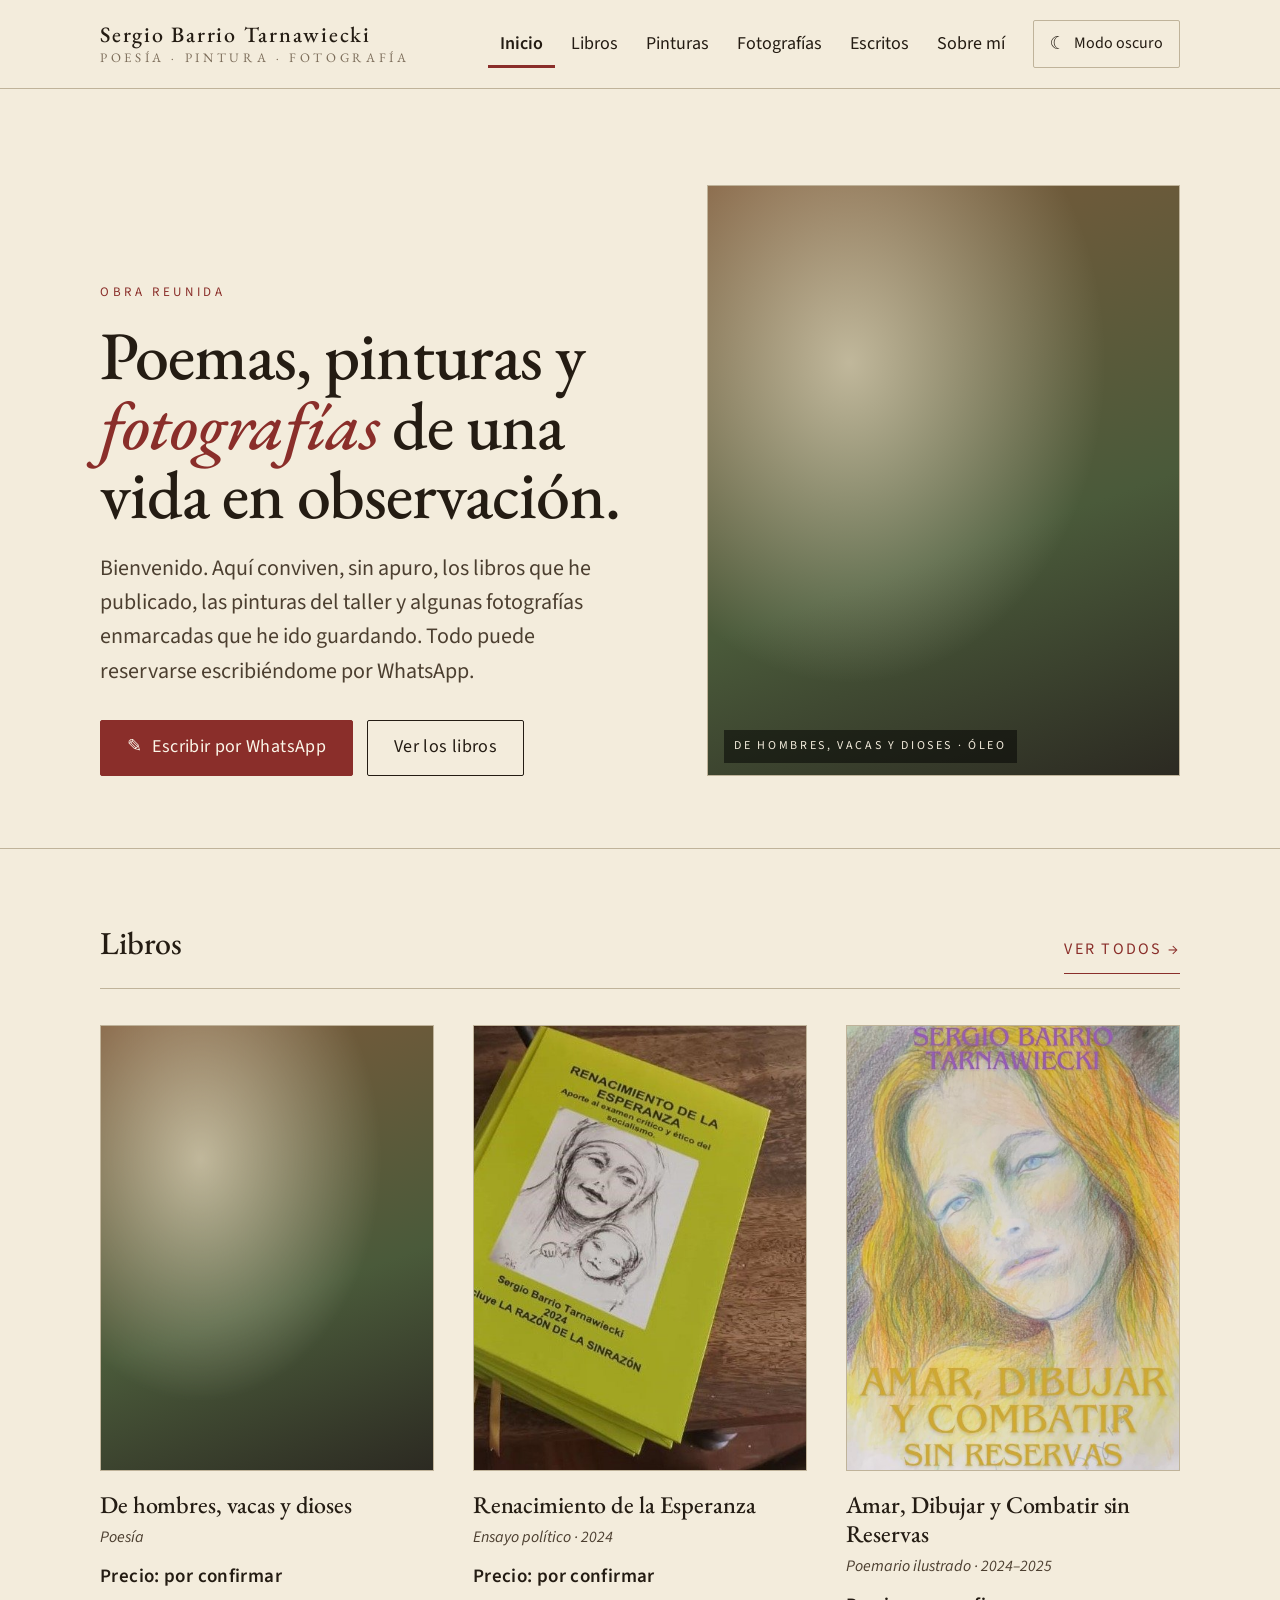
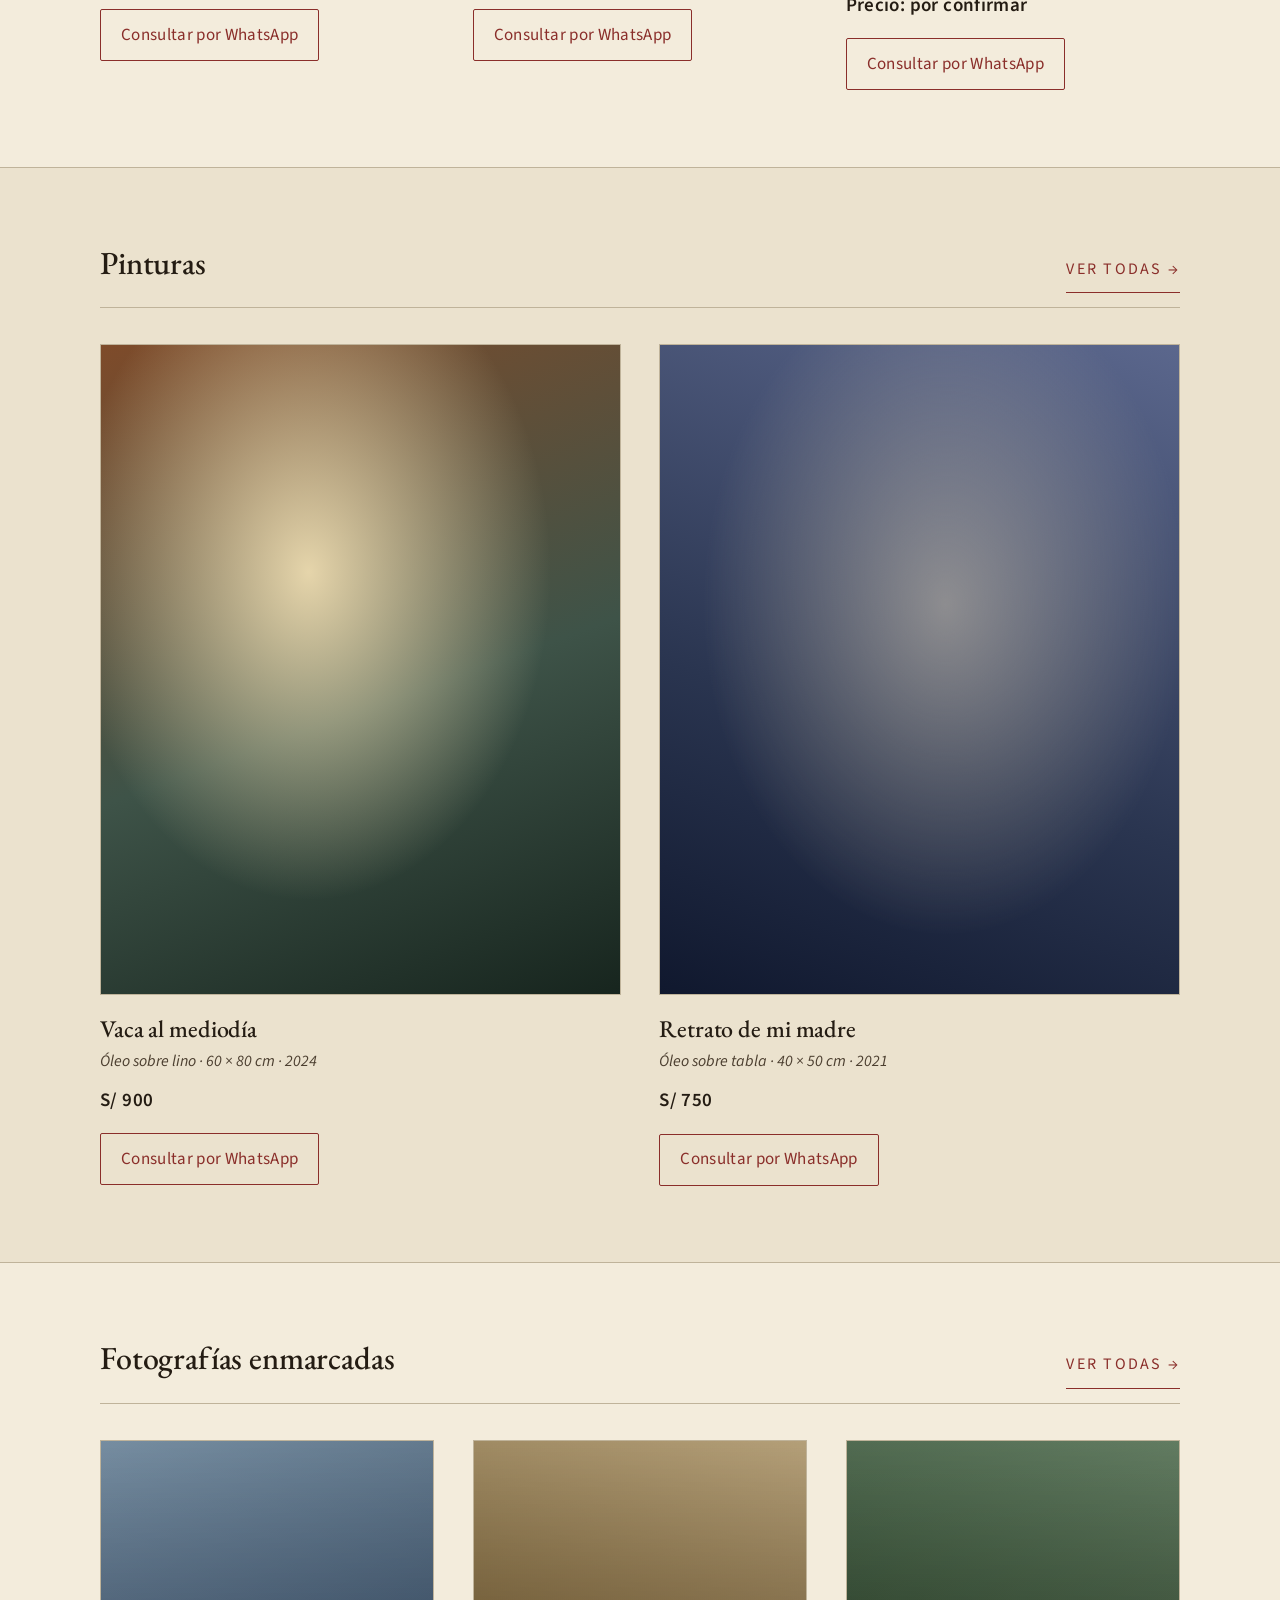
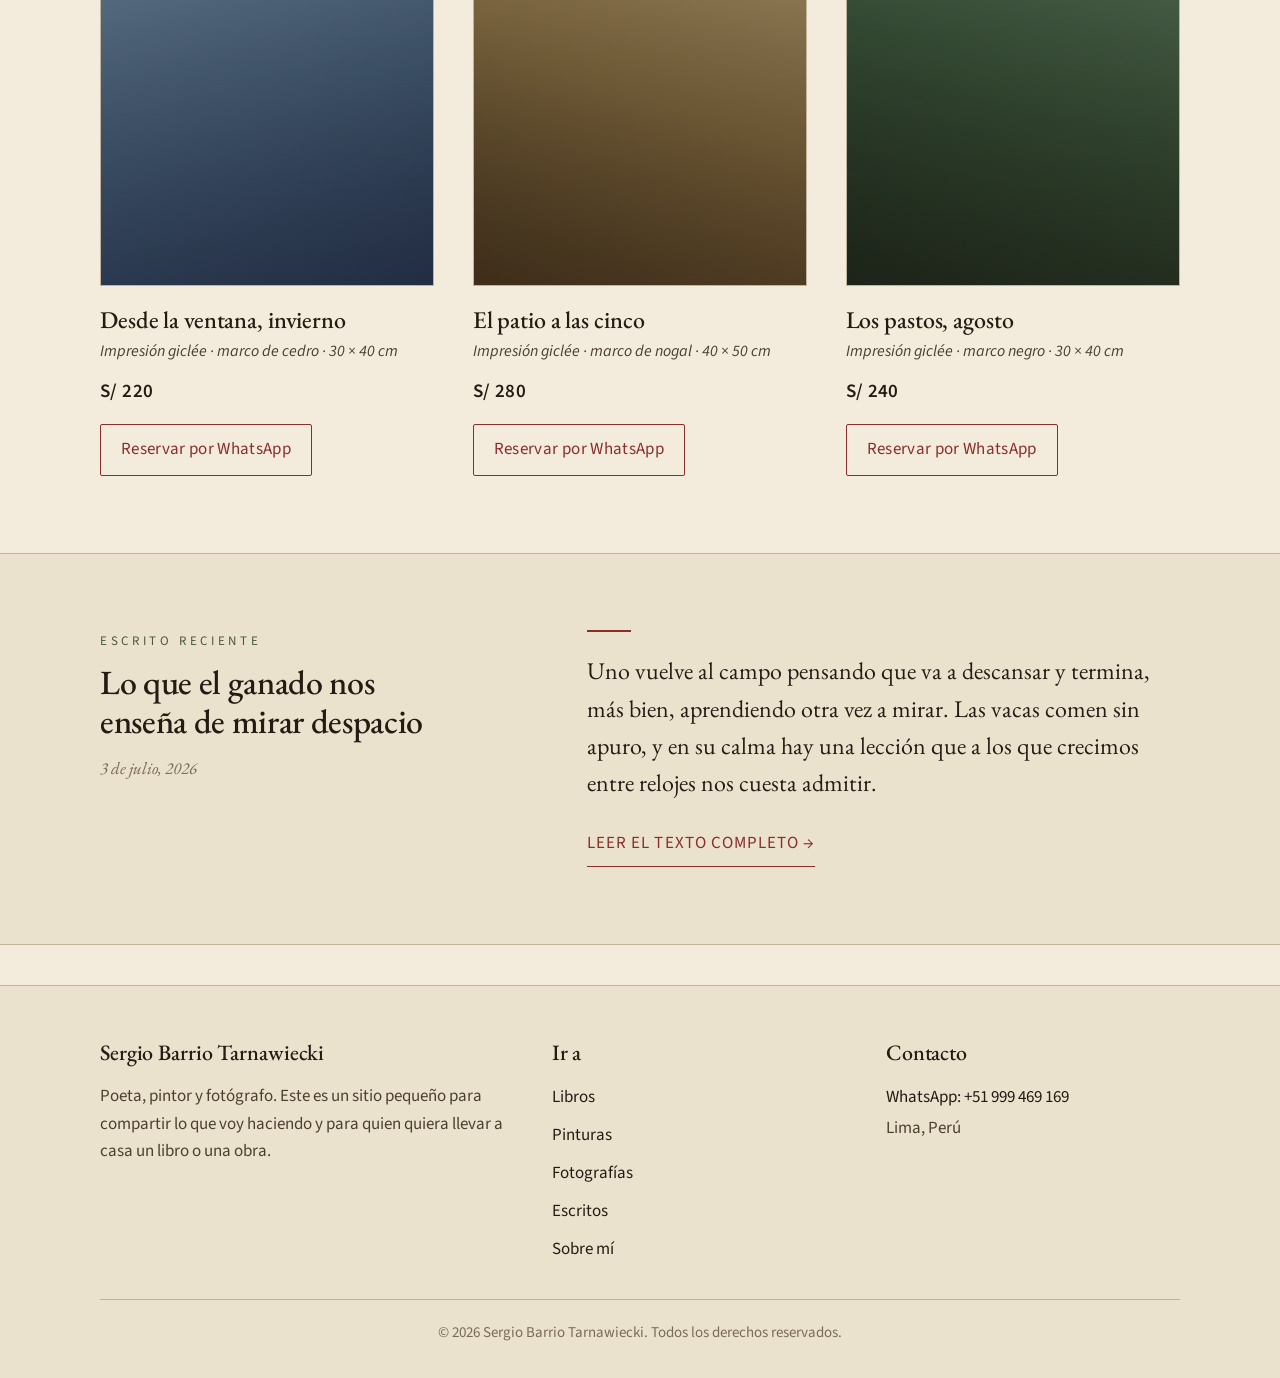
<file: index.html>
<!doctype html>
<html lang="es">
<head>
  <meta charset="utf-8">
  <meta name="viewport" content="width=device-width, initial-scale=1">
  <title>Sergio Barrio Tarnawiecki — Poesía, pintura y fotografía</title>
  <meta name="description" content="Sitio personal de Sergio Barrio Tarnawiecki. Libros, pinturas y fotografías enmarcadas a la venta, y una selección de escritos.">
  <link rel="stylesheet" href="styles.css">
  <script src="script.js" defer></script>
</head>
<body>
  <a class="skip-link" href="#contenido">Saltar al contenido principal</a>

  <!-- ================= CABECERA ================= -->
  <header class="site-header">
    <div class="container">
      <a class="brand" href="index.html" aria-label="Sergio Barrio Tarnawiecki, inicio">
        Sergio Barrio Tarnawiecki
        <small>Poesía · Pintura · Fotografía</small>
      </a>
      <div class="site-header__nav-wrap">
        <nav class="main-nav" aria-label="Menú principal">
        <ul>
          <li><a href="index.html" aria-current="page">Inicio</a></li>
          <li><a href="libros.html">Libros</a></li>
          <li><a href="pinturas.html">Pinturas</a></li>
          <li><a href="fotografias.html">Fotografías</a></li>
          <li><a href="escritos.html">Escritos</a></li>
          <li><a href="sobre.html">Sobre mí</a></li>
        </ul>
      </nav>
      <button type="button" class="theme-toggle" data-theme-toggle aria-pressed="false">
        <span class="icon" data-theme-icon aria-hidden="true">☾</span>
        <span data-theme-label>Modo oscuro</span>
      </button>
      </div>
    </div>
  </header>

  <main id="contenido">

    <!-- ================= HÉROE ================= -->
    <section class="hero">
      <div class="container hero__grid">
        <div>
          <p class="hero__kicker">Obra reunida</p>
          <h1 class="hero__title">
            Poemas, pinturas y <em>fotografías</em> de una vida en observación.
          </h1>
          <p class="hero__lead">
            Bienvenido. Aquí conviven, sin apuro, los libros que he publicado, las
            pinturas del taller y algunas fotografías enmarcadas que he ido
            guardando. Todo puede reservarse escribiéndome por WhatsApp.
          </p>
          <div class="hero__cta-row">
            <a class="btn btn--primary"
               href="https://wa.me/51999469169?text=Hola%20Sergio%2C%20quisiera%20conversar%20sobre%20su%20obra."
               target="_blank" rel="noopener">
              <span class="btn__icon" aria-hidden="true">✎</span>
              Escribir por WhatsApp
            </a>
            <a class="btn btn--ghost" href="libros.html">Ver los libros</a>
          </div>
        </div>
        <!--
          FIGURA DEL HÉROE
          Cuando tengas una foto de la obra destacada, reemplaza la línea del <div>
          por: <img src="assets/obra-destacada.jpg" alt="Descripción breve de la pintura">
          Mientras tanto, se muestra un fondo pintado por CSS.
        -->
        <figure class="hero__figure painterly" data-caption="De hombres, vacas y dioses · óleo"
                role="img" aria-label="Obra destacada del taller"></figure>
      </div>
    </section>

    <!-- ================= LIBROS (vista previa) ================= -->
    <section class="section">
      <div class="container">
        <div class="section__head">
          <h2>Libros</h2>
          <a class="section__more" href="libros.html">Ver todos →</a>
        </div>

        <div class="grid grid--3">
          <!-- LIBRO 1 — libro insignia, portada pendiente -->
          <article class="card">
            <div class="card__thumb painterly" role="img" aria-label="De hombres, vacas y dioses (portada pendiente)"></div>
            <h3 class="card__title">De hombres, vacas y dioses</h3>
            <p class="card__meta">Poesía</p>
            <p class="card__price">Precio: por confirmar</p>
            <div class="card__actions">
              <a class="btn btn--buy"
                 href="https://wa.me/51999469169?text=Hola%20Sergio%2C%20me%20interesa%20el%20libro%20%22De%20hombres%2C%20vacas%20y%20dioses%22.%20%C2%BFCu%C3%A1l%20es%20el%20precio%3F"
                 target="_blank" rel="noopener">Consultar por WhatsApp</a>
            </div>
          </article>

          <!-- LIBRO 2 -->
          <article class="card">
            <div class="card__thumb">
              <img src="assets/libros/renacimiento-esperanza.jpg" alt="Portada de Renacimiento de la Esperanza">
            </div>
            <h3 class="card__title">Renacimiento de la Esperanza</h3>
            <p class="card__meta">Ensayo político · 2024</p>
            <p class="card__price">Precio: por confirmar</p>
            <div class="card__actions">
              <a class="btn btn--buy"
                 href="https://wa.me/51999469169?text=Hola%20Sergio%2C%20me%20interesa%20el%20libro%20%22Renacimiento%20de%20la%20Esperanza%22.%20%C2%BFCu%C3%A1l%20es%20el%20precio%3F"
                 target="_blank" rel="noopener">Consultar por WhatsApp</a>
            </div>
          </article>

          <!-- LIBRO 3 -->
          <article class="card">
            <div class="card__thumb">
              <img src="assets/libros/amar-dibujar-combatir.jpg" alt="Portada de Amar, Dibujar y Combatir sin Reservas">
            </div>
            <h3 class="card__title">Amar, Dibujar y Combatir sin Reservas</h3>
            <p class="card__meta">Poemario ilustrado · 2024–2025</p>
            <p class="card__price">Precio: por confirmar</p>
            <div class="card__actions">
              <a class="btn btn--buy"
                 href="https://wa.me/51999469169?text=Hola%20Sergio%2C%20me%20interesa%20el%20libro%20%22Amar%2C%20Dibujar%20y%20Combatir%20sin%20Reservas%22.%20%C2%BFCu%C3%A1l%20es%20el%20precio%3F"
                 target="_blank" rel="noopener">Consultar por WhatsApp</a>
            </div>
          </article>
        </div>
      </div>
    </section>

    <!-- ================= PINTURAS (vista previa) ================= -->
    <section class="section section--alt">
      <div class="container">
        <div class="section__head">
          <h2>Pinturas</h2>
          <a class="section__more" href="pinturas.html">Ver todas →</a>
        </div>

        <div class="grid grid--2">
          <!-- PINTURA 1 -->
          <article class="card card--wide">
            <div class="card__thumb painterly painterly--dawn" role="img" aria-label="Pintura al óleo: Vaca al mediodía"></div>
            <h3 class="card__title">Vaca al mediodía</h3>
            <p class="card__meta">Óleo sobre lino · 60 × 80 cm · 2024</p>
            <p class="card__price">S/ 900</p>
            <div class="card__actions">
              <a class="btn btn--buy"
                 href="https://wa.me/51999469169?text=Hola%20Sergio%2C%20me%20interesa%20la%20pintura%20%22Vaca%20al%20mediod%C3%ADa%22."
                 target="_blank" rel="noopener">Consultar por WhatsApp</a>
            </div>
          </article>

          <!-- PINTURA 2 -->
          <article class="card card--wide">
            <div class="card__thumb painterly painterly--blue" role="img" aria-label="Pintura al óleo: Retrato de mi madre"></div>
            <h3 class="card__title">Retrato de mi madre</h3>
            <p class="card__meta">Óleo sobre tabla · 40 × 50 cm · 2021</p>
            <p class="card__price">S/ 750</p>
            <div class="card__actions">
              <a class="btn btn--buy"
                 href="https://wa.me/51999469169?text=Hola%20Sergio%2C%20me%20interesa%20la%20pintura%20%22Retrato%20de%20mi%20madre%22."
                 target="_blank" rel="noopener">Consultar por WhatsApp</a>
            </div>
          </article>
        </div>
      </div>
    </section>

    <!-- ================= FOTOGRAFÍAS (vista previa) ================= -->
    <section class="section">
      <div class="container">
        <div class="section__head">
          <h2>Fotografías enmarcadas</h2>
          <a class="section__more" href="fotografias.html">Ver todas →</a>
        </div>

        <div class="grid grid--3">
          <article class="card">
            <div class="card__thumb painterly painterly--window" role="img" aria-label="Fotografía: Desde la ventana, invierno"></div>
            <h3 class="card__title">Desde la ventana, invierno</h3>
            <p class="card__meta">Impresión giclée · marco de cedro · 30 × 40 cm</p>
            <p class="card__price">S/ 220</p>
            <div class="card__actions">
              <a class="btn btn--buy"
                 href="https://wa.me/51999469169?text=Hola%20Sergio%2C%20me%20interesa%20la%20fotograf%C3%ADa%20%22Desde%20la%20ventana%2C%20invierno%22."
                 target="_blank" rel="noopener">Reservar por WhatsApp</a>
            </div>
          </article>

          <article class="card">
            <div class="card__thumb painterly painterly--patio" role="img" aria-label="Fotografía: El patio a las cinco"></div>
            <h3 class="card__title">El patio a las cinco</h3>
            <p class="card__meta">Impresión giclée · marco de nogal · 40 × 50 cm</p>
            <p class="card__price">S/ 280</p>
            <div class="card__actions">
              <a class="btn btn--buy"
                 href="https://wa.me/51999469169?text=Hola%20Sergio%2C%20me%20interesa%20la%20fotograf%C3%ADa%20%22El%20patio%20a%20las%20cinco%22."
                 target="_blank" rel="noopener">Reservar por WhatsApp</a>
            </div>
          </article>

          <article class="card">
            <div class="card__thumb painterly painterly--field" role="img" aria-label="Fotografía: Los pastos, agosto"></div>
            <h3 class="card__title">Los pastos, agosto</h3>
            <p class="card__meta">Impresión giclée · marco negro · 30 × 40 cm</p>
            <p class="card__price">S/ 240</p>
            <div class="card__actions">
              <a class="btn btn--buy"
                 href="https://wa.me/51999469169?text=Hola%20Sergio%2C%20me%20interesa%20la%20fotograf%C3%ADa%20%22Los%20pastos%2C%20agosto%22."
                 target="_blank" rel="noopener">Reservar por WhatsApp</a>
            </div>
          </article>
        </div>
      </div>
    </section>

    <!-- ================= ESCRITO RECIENTE ================= -->
    <section class="section section--alt">
      <div class="container">
        <div class="featured-writing">
          <div>
            <p class="featured-writing__label">Escrito reciente</p>
            <h2>Lo que el ganado nos enseña de mirar despacio</h2>
            <time datetime="2026-07-03">3 de julio, 2026</time>
          </div>
          <div>
            <blockquote>
              Uno vuelve al campo pensando que va a descansar y termina, más bien,
              aprendiendo otra vez a mirar. Las vacas comen sin apuro, y en su
              calma hay una lección que a los que crecimos entre relojes nos
              cuesta admitir.
            </blockquote>
            <a class="read-more" href="escritos.html#mirar-despacio">Leer el texto completo →</a>
          </div>
        </div>
      </div>
    </section>

  </main>

  <!-- ================= PIE ================= -->
  <footer class="site-footer">
    <div class="container">
      <div class="site-footer__grid">
        <div>
          <h3>Sergio Barrio Tarnawiecki</h3>
          <p>Poeta, pintor y fotógrafo. Este es un sitio pequeño para compartir
             lo que voy haciendo y para quien quiera llevar a casa un libro o
             una obra.</p>
        </div>
        <div>
          <h3>Ir a</h3>
          <ul>
            <li><a href="libros.html">Libros</a></li>
            <li><a href="pinturas.html">Pinturas</a></li>
            <li><a href="fotografias.html">Fotografías</a></li>
            <li><a href="escritos.html">Escritos</a></li>
            <li><a href="sobre.html">Sobre mí</a></li>
          </ul>
        </div>
        <div>
          <h3>Contacto</h3>
          <p>
            <a href="https://wa.me/51999469169?text=Hola%20Sergio."
               target="_blank" rel="noopener">WhatsApp: +51 999 469 169</a>
          </p>
          <p>Lima, Perú</p>
        </div>
      </div>
      <div class="site-footer__bottom">
        © <span id="year">2026</span> Sergio Barrio Tarnawiecki. Todos los derechos reservados.
      </div>
    </div>
  </footer>

  <script>
    document.getElementById('year').textContent = new Date().getFullYear();
  </script>
</body>
</html>
</file>
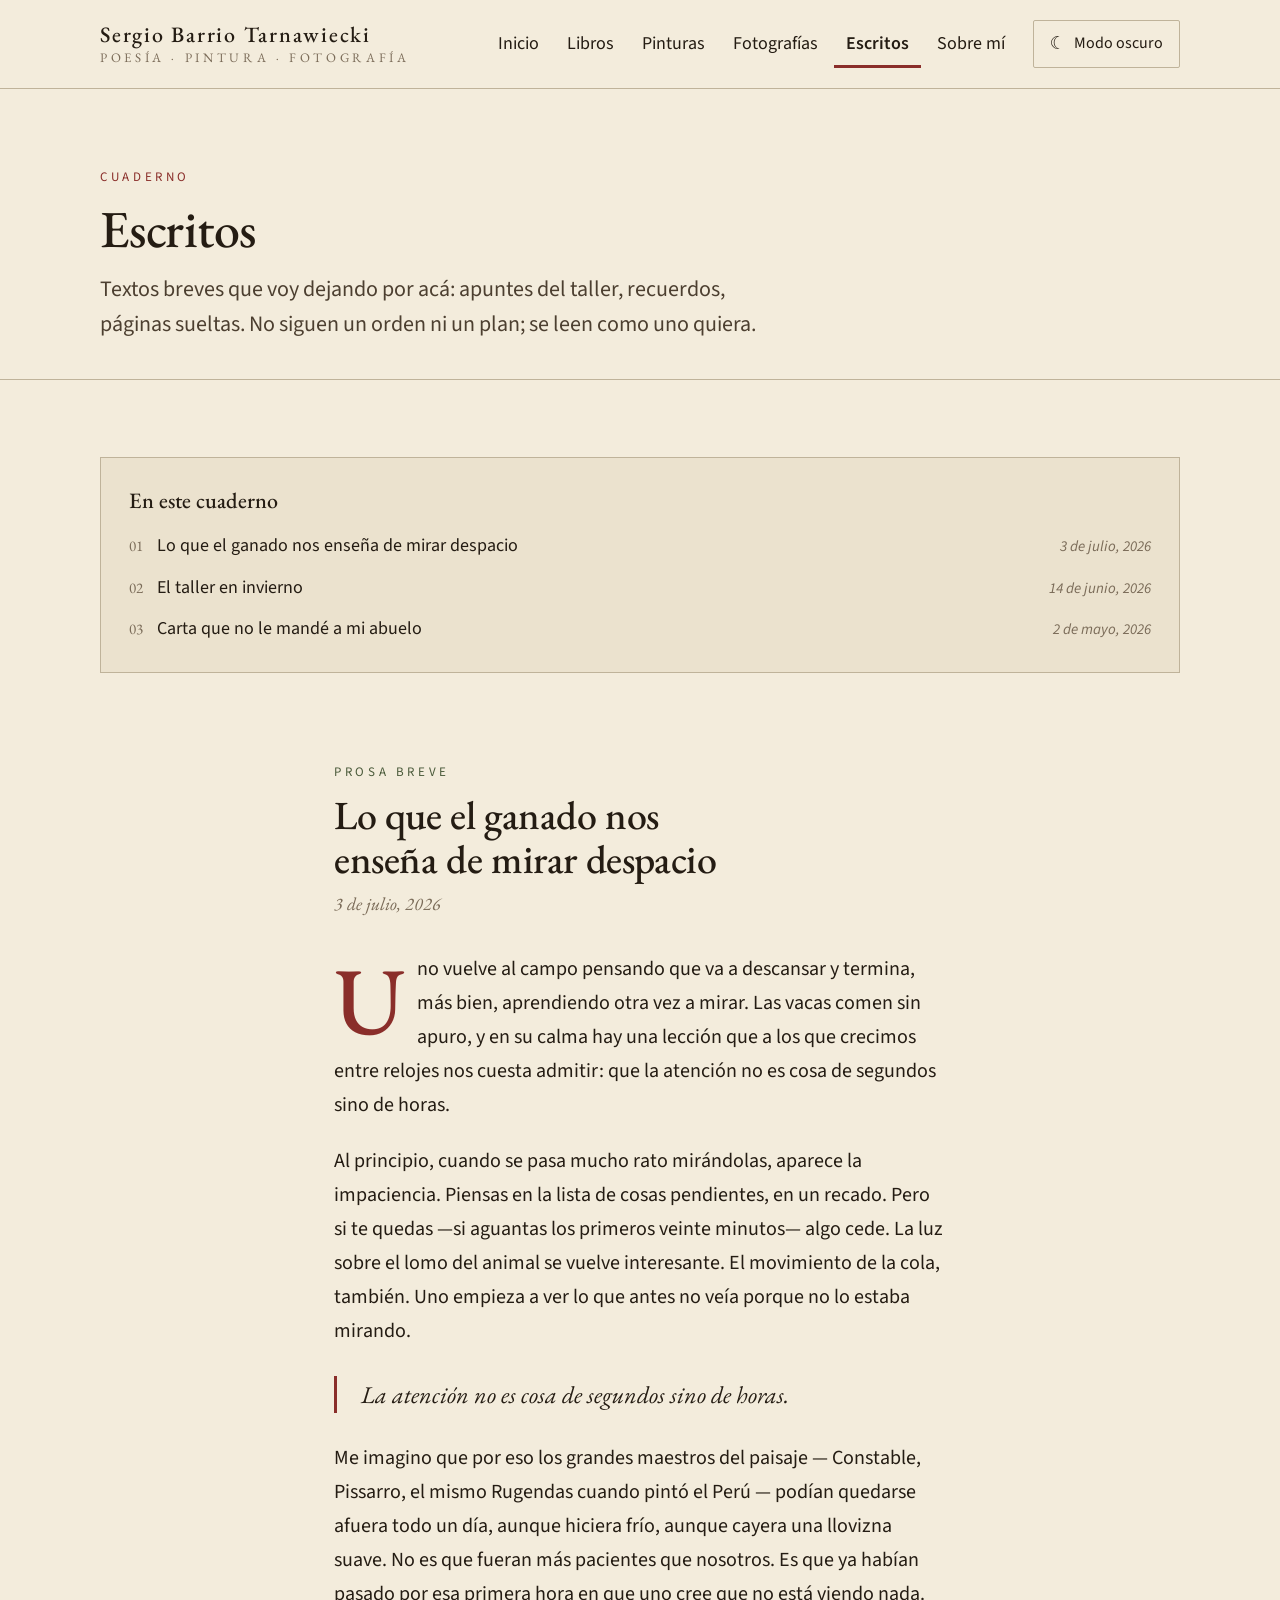
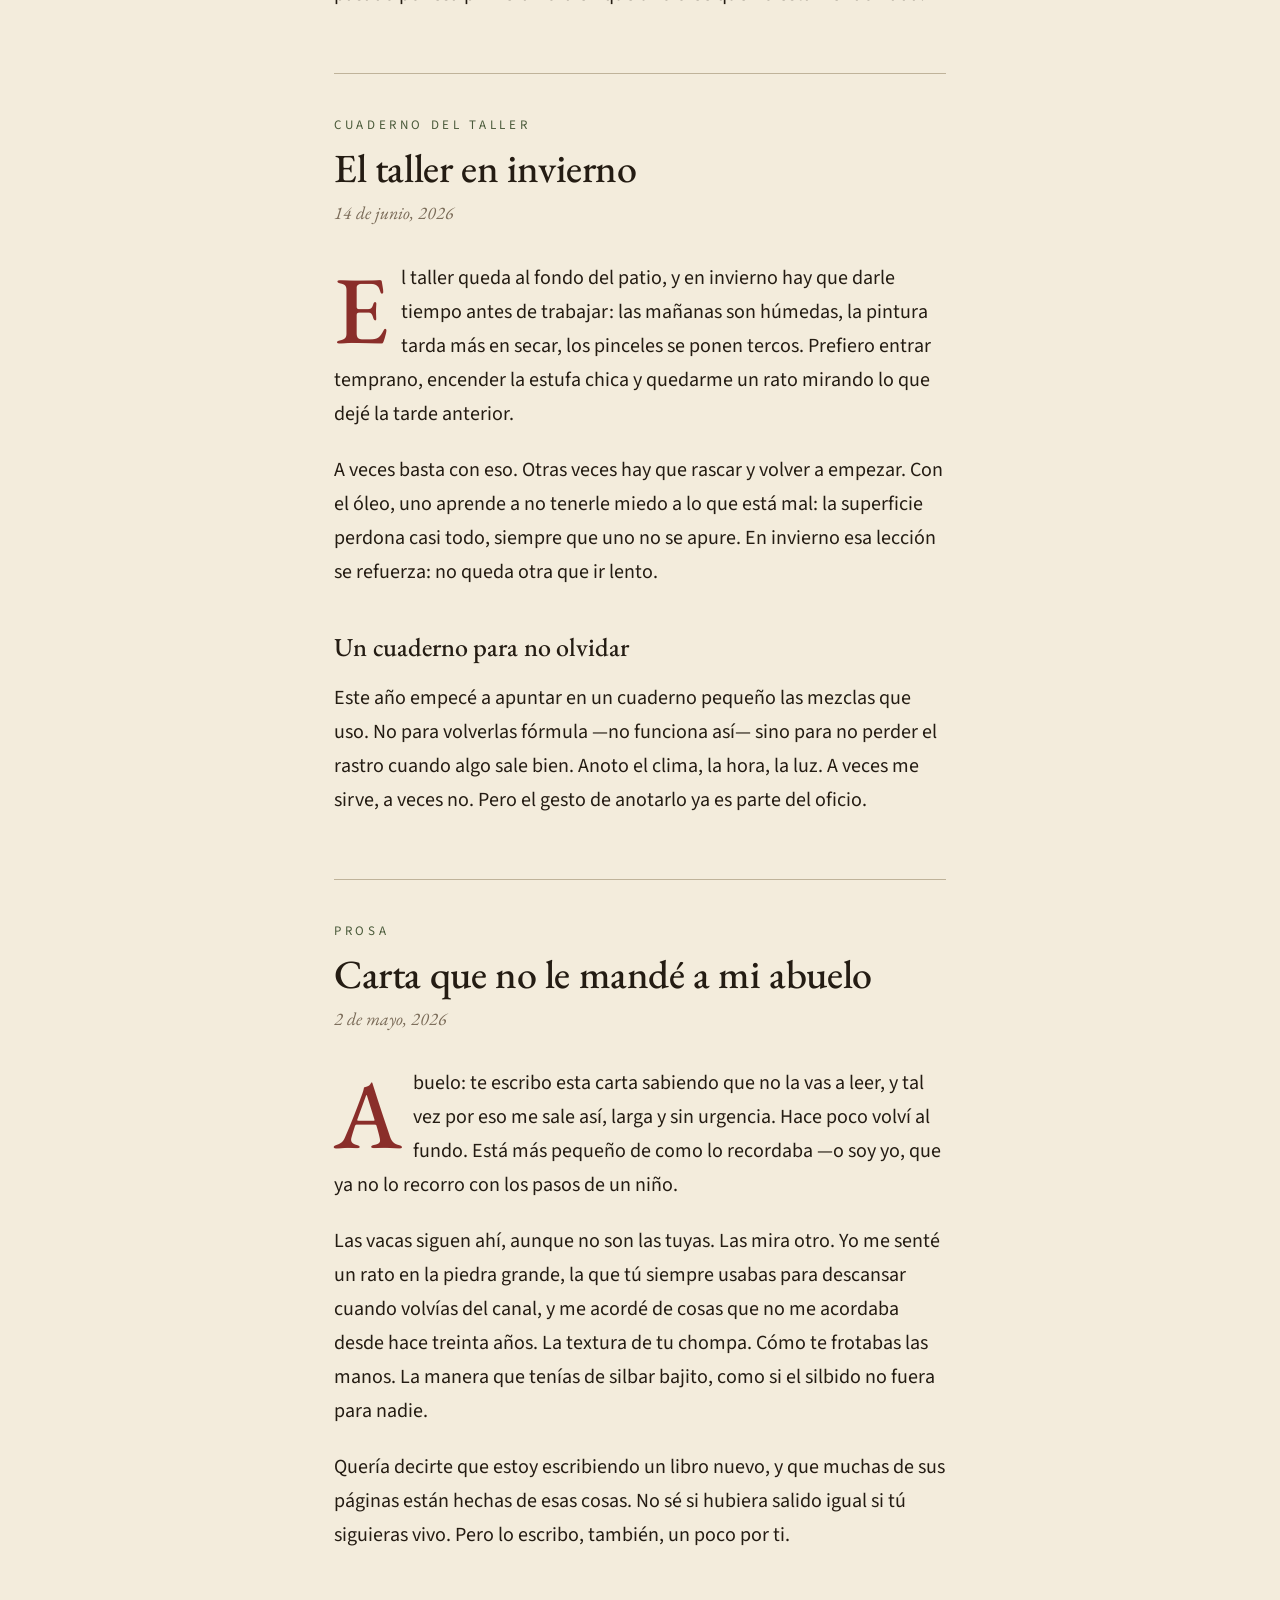
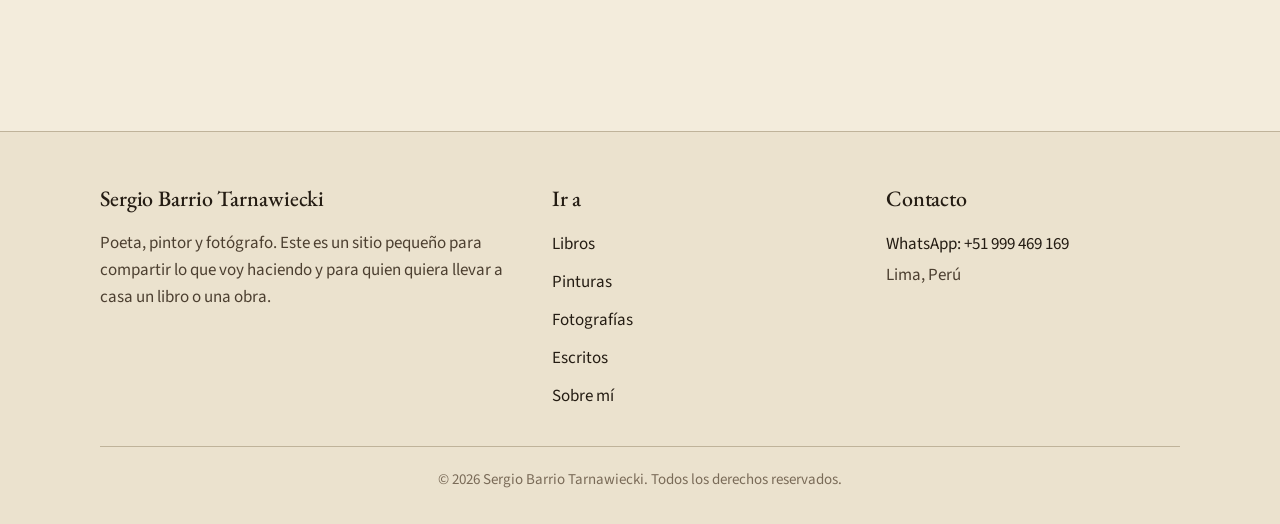
<file: escritos.html>
<!doctype html>
<html lang="es">
<head>
  <meta charset="utf-8">
  <meta name="viewport" content="width=device-width, initial-scale=1">
  <title>Escritos — Sergio Barrio Tarnawiecki</title>
  <meta name="description" content="Escritos originales de Sergio Barrio Tarnawiecki: textos breves, apuntes de taller y prosa reciente.">
  <link rel="stylesheet" href="styles.css">
  <script src="script.js" defer></script>
</head>
<body>
  <a class="skip-link" href="#contenido">Saltar al contenido principal</a>

  <header class="site-header">
    <div class="container">
      <a class="brand" href="index.html" aria-label="Sergio Barrio Tarnawiecki, inicio">
        Sergio Barrio Tarnawiecki
        <small>Poesía · Pintura · Fotografía</small>
      </a>
      <div class="site-header__nav-wrap">
        <nav class="main-nav" aria-label="Menú principal">
        <ul>
          <li><a href="index.html">Inicio</a></li>
          <li><a href="libros.html">Libros</a></li>
          <li><a href="pinturas.html">Pinturas</a></li>
          <li><a href="fotografias.html">Fotografías</a></li>
          <li><a href="escritos.html" aria-current="page">Escritos</a></li>
          <li><a href="sobre.html">Sobre mí</a></li>
        </ul>
      </nav>
      <button type="button" class="theme-toggle" data-theme-toggle aria-pressed="false">
        <span class="icon" data-theme-icon aria-hidden="true">☾</span>
        <span data-theme-label>Modo oscuro</span>
      </button>
      </div>
    </div>
  </header>

  <main id="contenido">

    <section class="page-header">
      <div class="container">
        <p class="page-header__kicker">Cuaderno</p>
        <h1 class="page-header__title">Escritos</h1>
        <p class="page-header__lead">
          Textos breves que voy dejando por acá: apuntes del taller, recuerdos,
          páginas sueltas. No siguen un orden ni un plan; se leen como uno
          quiera.
        </p>
      </div>
    </section>

    <section class="section">
      <div class="container">

        <!-- Índice de escritos -->
        <nav class="writings-toc" aria-label="Índice de escritos">
          <h2>En este cuaderno</h2>
          <ol>
            <li>
              <a href="#mirar-despacio">Lo que el ganado nos enseña de mirar despacio</a>
              <time datetime="2026-07-03">3 de julio, 2026</time>
            </li>
            <li>
              <a href="#taller-invierno">El taller en invierno</a>
              <time datetime="2026-06-14">14 de junio, 2026</time>
            </li>
            <li>
              <a href="#carta-abuelo">Carta que no le mandé a mi abuelo</a>
              <time datetime="2026-05-02">2 de mayo, 2026</time>
            </li>
          </ol>
        </nav>

        <!-- ============================================================
             PARA AGREGAR UN ESCRITO NUEVO:
             1. Añade una nueva línea en la lista <ol> de arriba con un
                enlace a #id-corta y su fecha.
             2. Copia uno de los bloques <article class="writing"> de
                abajo y cambia:
                  · id="..."   (el mismo id que usaste en el índice)
                  · el kicker (por ejemplo "Prosa" o "Cuaderno")
                  · el título
                  · la fecha (en dos lugares: el datetime y el texto)
                  · el cuerpo (los <p> entre <div class="writing__body">)
             ============================================================ -->

        <!-- ESCRITO 1 -->
        <article class="writing" id="mirar-despacio">
          <header class="writing__header">
            <p class="writing__kicker">Prosa breve</p>
            <h2 class="writing__title">Lo que el ganado nos enseña de mirar despacio</h2>
            <p class="writing__date">
              <time datetime="2026-07-03">3 de julio, 2026</time>
            </p>
          </header>
          <div class="writing__body">
            <p>
              Uno vuelve al campo pensando que va a descansar y termina, más
              bien, aprendiendo otra vez a mirar. Las vacas comen sin apuro, y
              en su calma hay una lección que a los que crecimos entre relojes
              nos cuesta admitir: que la atención no es cosa de segundos sino
              de horas.
            </p>
            <p>
              Al principio, cuando se pasa mucho rato mirándolas, aparece la
              impaciencia. Piensas en la lista de cosas pendientes, en un
              recado. Pero si te quedas —si aguantas los primeros veinte
              minutos— algo cede. La luz sobre el lomo del animal se vuelve
              interesante. El movimiento de la cola, también. Uno empieza a
              ver lo que antes no veía porque no lo estaba mirando.
            </p>
            <blockquote>
              La atención no es cosa de segundos sino de horas.
            </blockquote>
            <p>
              Me imagino que por eso los grandes maestros del paisaje —
              Constable, Pissarro, el mismo Rugendas cuando pintó el Perú —
              podían quedarse afuera todo un día, aunque hiciera frío, aunque
              cayera una llovizna suave. No es que fueran más pacientes que
              nosotros. Es que ya habían pasado por esa primera hora en que
              uno cree que no está viendo nada.
            </p>
          </div>
        </article>

        <!-- ESCRITO 2 -->
        <article class="writing" id="taller-invierno">
          <header class="writing__header">
            <p class="writing__kicker">Cuaderno del taller</p>
            <h2 class="writing__title">El taller en invierno</h2>
            <p class="writing__date">
              <time datetime="2026-06-14">14 de junio, 2026</time>
            </p>
          </header>
          <div class="writing__body">
            <p>
              El taller queda al fondo del patio, y en invierno hay que darle
              tiempo antes de trabajar: las mañanas son húmedas, la pintura
              tarda más en secar, los pinceles se ponen tercos. Prefiero
              entrar temprano, encender la estufa chica y quedarme un rato
              mirando lo que dejé la tarde anterior.
            </p>
            <p>
              A veces basta con eso. Otras veces hay que rascar y volver a
              empezar. Con el óleo, uno aprende a no tenerle miedo a lo que
              está mal: la superficie perdona casi todo, siempre que uno no se
              apure. En invierno esa lección se refuerza: no queda otra que ir
              lento.
            </p>
            <h3>Un cuaderno para no olvidar</h3>
            <p>
              Este año empecé a apuntar en un cuaderno pequeño las mezclas
              que uso. No para volverlas fórmula —no funciona así— sino para
              no perder el rastro cuando algo sale bien. Anoto el clima, la
              hora, la luz. A veces me sirve, a veces no. Pero el gesto de
              anotarlo ya es parte del oficio.
            </p>
          </div>
        </article>

        <!-- ESCRITO 3 -->
        <article class="writing" id="carta-abuelo">
          <header class="writing__header">
            <p class="writing__kicker">Prosa</p>
            <h2 class="writing__title">Carta que no le mandé a mi abuelo</h2>
            <p class="writing__date">
              <time datetime="2026-05-02">2 de mayo, 2026</time>
            </p>
          </header>
          <div class="writing__body">
            <p>
              Abuelo: te escribo esta carta sabiendo que no la vas a leer, y
              tal vez por eso me sale así, larga y sin urgencia. Hace poco
              volví al fundo. Está más pequeño de como lo recordaba —o soy yo,
              que ya no lo recorro con los pasos de un niño.
            </p>
            <p>
              Las vacas siguen ahí, aunque no son las tuyas. Las mira otro. Yo
              me senté un rato en la piedra grande, la que tú siempre usabas
              para descansar cuando volvías del canal, y me acordé de cosas
              que no me acordaba desde hace treinta años. La textura de tu
              chompa. Cómo te frotabas las manos. La manera que tenías de
              silbar bajito, como si el silbido no fuera para nadie.
            </p>
            <p>
              Quería decirte que estoy escribiendo un libro nuevo, y que
              muchas de sus páginas están hechas de esas cosas. No sé si
              hubiera salido igual si tú siguieras vivo. Pero lo escribo,
              también, un poco por ti.
            </p>
          </div>
        </article>

        <!-- FIN DEL ÚLTIMO ESCRITO. Copia cualquiera de los bloques anteriores para agregar otro. -->

      </div>
    </section>

  </main>

  <footer class="site-footer">
    <div class="container">
      <div class="site-footer__grid">
        <div>
          <h3>Sergio Barrio Tarnawiecki</h3>
          <p>Poeta, pintor y fotógrafo. Este es un sitio pequeño para compartir
             lo que voy haciendo y para quien quiera llevar a casa un libro o
             una obra.</p>
        </div>
        <div>
          <h3>Ir a</h3>
          <ul>
            <li><a href="libros.html">Libros</a></li>
            <li><a href="pinturas.html">Pinturas</a></li>
            <li><a href="fotografias.html">Fotografías</a></li>
            <li><a href="escritos.html">Escritos</a></li>
            <li><a href="sobre.html">Sobre mí</a></li>
          </ul>
        </div>
        <div>
          <h3>Contacto</h3>
          <p>
            <a href="https://wa.me/51999469169?text=Hola%20Sergio."
               target="_blank" rel="noopener">WhatsApp: +51 999 469 169</a>
          </p>
          <p>Lima, Perú</p>
        </div>
      </div>
      <div class="site-footer__bottom">
        © <span id="year">2026</span> Sergio Barrio Tarnawiecki. Todos los derechos reservados.
      </div>
    </div>
  </footer>

  <script>
    document.getElementById('year').textContent = new Date().getFullYear();
  </script>
</body>
</html>
</file>
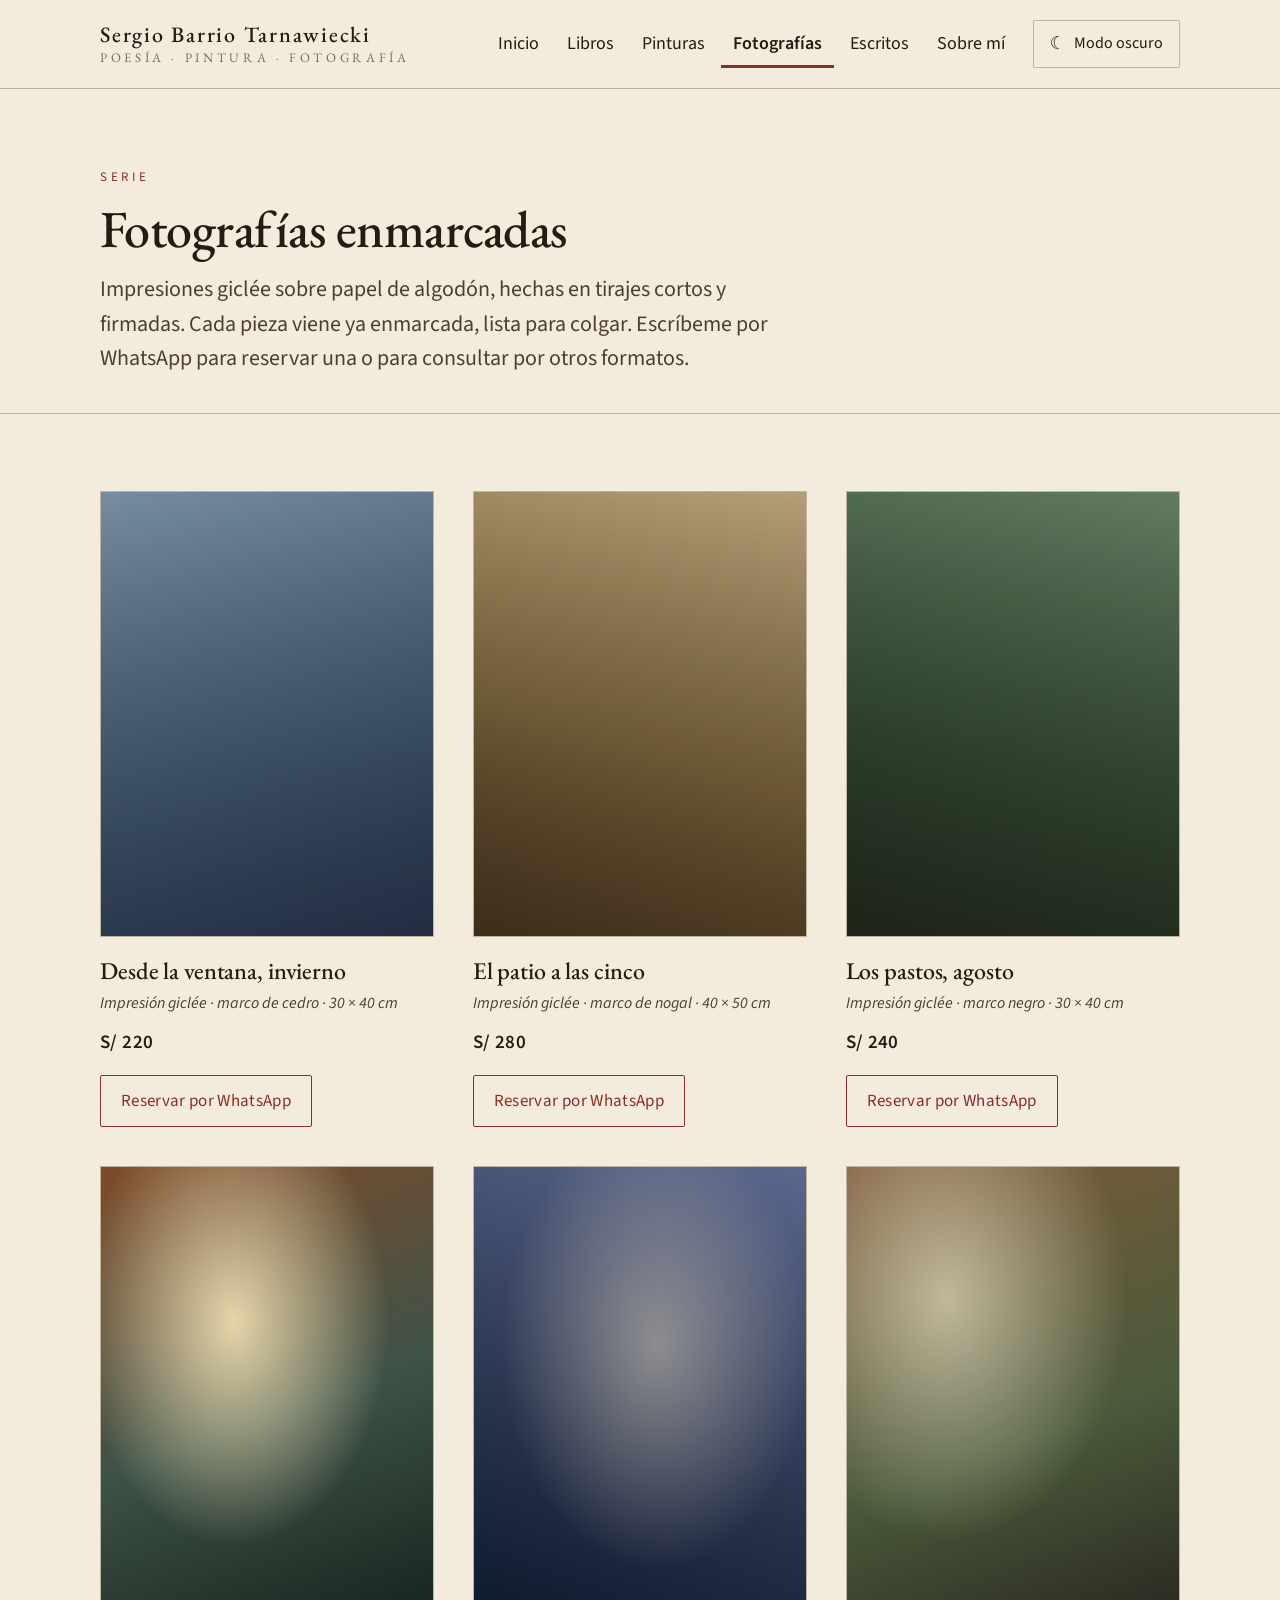
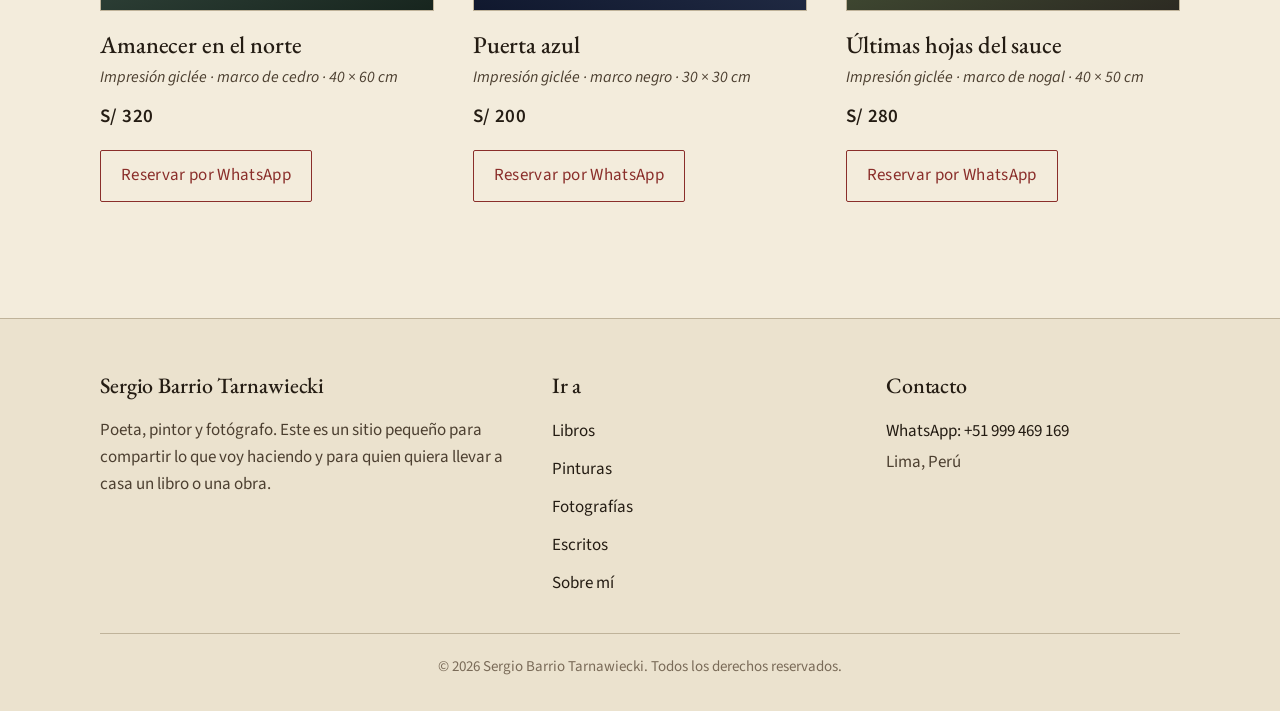
<file: fotografias.html>
<!doctype html>
<html lang="es">
<head>
  <meta charset="utf-8">
  <meta name="viewport" content="width=device-width, initial-scale=1">
  <title>Fotografías enmarcadas — Sergio Barrio Tarnawiecki</title>
  <meta name="description" content="Fotografías originales de Sergio Barrio Tarnawiecki, impresas y enmarcadas a mano. Disponibles para venta directa por WhatsApp.">
  <link rel="stylesheet" href="styles.css">
  <script src="script.js" defer></script>
</head>
<body>
  <a class="skip-link" href="#contenido">Saltar al contenido principal</a>

  <header class="site-header">
    <div class="container">
      <a class="brand" href="index.html" aria-label="Sergio Barrio Tarnawiecki, inicio">
        Sergio Barrio Tarnawiecki
        <small>Poesía · Pintura · Fotografía</small>
      </a>
      <div class="site-header__nav-wrap">
        <nav class="main-nav" aria-label="Menú principal">
        <ul>
          <li><a href="index.html">Inicio</a></li>
          <li><a href="libros.html">Libros</a></li>
          <li><a href="pinturas.html">Pinturas</a></li>
          <li><a href="fotografias.html" aria-current="page">Fotografías</a></li>
          <li><a href="escritos.html">Escritos</a></li>
          <li><a href="sobre.html">Sobre mí</a></li>
        </ul>
      </nav>
      <button type="button" class="theme-toggle" data-theme-toggle aria-pressed="false">
        <span class="icon" data-theme-icon aria-hidden="true">☾</span>
        <span data-theme-label>Modo oscuro</span>
      </button>
      </div>
    </div>
  </header>

  <main id="contenido">

    <section class="page-header">
      <div class="container">
        <p class="page-header__kicker">Serie</p>
        <h1 class="page-header__title">Fotografías enmarcadas</h1>
        <p class="page-header__lead">
          Impresiones giclée sobre papel de algodón, hechas en tirajes cortos y
          firmadas. Cada pieza viene ya enmarcada, lista para colgar. Escríbeme
          por WhatsApp para reservar una o para consultar por otros formatos.
        </p>
      </div>
    </section>

    <section class="section">
      <div class="container">

        <div class="grid grid--3">

          <!-- ============================================================
               FOTOGRAFÍA 1
               PARA AGREGAR UNA FOTOGRAFÍA NUEVA, COPIA UN BLOQUE COMPLETO
               (desde <article class="card"> hasta </article>) Y CAMBIA:
                 · El fondo del thumb (painterly--window, --patio, --field...)
                   o reemplaza el <div class="card__thumb ..."> por:
                   <div class="card__thumb"><img src="assets/mi-foto.jpg"
                        alt="Descripción breve"></div>
                 · El título (card__title)
                 · Los detalles del enmarcado (card__meta)
                 · El precio (card__price)
                 · El texto del enlace de WhatsApp
               ============================================================ -->
          <article class="card">
            <div class="card__thumb painterly painterly--window"
                 role="img" aria-label="Fotografía: Desde la ventana, invierno"></div>
            <h2 class="card__title">Desde la ventana, invierno</h2>
            <p class="card__meta">Impresión giclée · marco de cedro · 30 × 40 cm</p>
            <p class="card__price">S/ 220</p>
            <div class="card__actions">
              <a class="btn btn--buy"
                 href="https://wa.me/51999469169?text=Hola%20Sergio%2C%20me%20interesa%20la%20fotograf%C3%ADa%20%22Desde%20la%20ventana%2C%20invierno%22."
                 target="_blank" rel="noopener">Reservar por WhatsApp</a>
            </div>
          </article>

          <!-- FOTOGRAFÍA 2 -->
          <article class="card">
            <div class="card__thumb painterly painterly--patio"
                 role="img" aria-label="Fotografía: El patio a las cinco"></div>
            <h2 class="card__title">El patio a las cinco</h2>
            <p class="card__meta">Impresión giclée · marco de nogal · 40 × 50 cm</p>
            <p class="card__price">S/ 280</p>
            <div class="card__actions">
              <a class="btn btn--buy"
                 href="https://wa.me/51999469169?text=Hola%20Sergio%2C%20me%20interesa%20la%20fotograf%C3%ADa%20%22El%20patio%20a%20las%20cinco%22."
                 target="_blank" rel="noopener">Reservar por WhatsApp</a>
            </div>
          </article>

          <!-- FOTOGRAFÍA 3 -->
          <article class="card">
            <div class="card__thumb painterly painterly--field"
                 role="img" aria-label="Fotografía: Los pastos, agosto"></div>
            <h2 class="card__title">Los pastos, agosto</h2>
            <p class="card__meta">Impresión giclée · marco negro · 30 × 40 cm</p>
            <p class="card__price">S/ 240</p>
            <div class="card__actions">
              <a class="btn btn--buy"
                 href="https://wa.me/51999469169?text=Hola%20Sergio%2C%20me%20interesa%20la%20fotograf%C3%ADa%20%22Los%20pastos%2C%20agosto%22."
                 target="_blank" rel="noopener">Reservar por WhatsApp</a>
            </div>
          </article>

          <!-- FOTOGRAFÍA 4 -->
          <article class="card">
            <div class="card__thumb painterly painterly--dawn"
                 role="img" aria-label="Fotografía: Amanecer en el norte"></div>
            <h2 class="card__title">Amanecer en el norte</h2>
            <p class="card__meta">Impresión giclée · marco de cedro · 40 × 60 cm</p>
            <p class="card__price">S/ 320</p>
            <div class="card__actions">
              <a class="btn btn--buy"
                 href="https://wa.me/51999469169?text=Hola%20Sergio%2C%20me%20interesa%20la%20fotograf%C3%ADa%20%22Amanecer%20en%20el%20norte%22."
                 target="_blank" rel="noopener">Reservar por WhatsApp</a>
            </div>
          </article>

          <!-- FOTOGRAFÍA 5 -->
          <article class="card">
            <div class="card__thumb painterly painterly--blue"
                 role="img" aria-label="Fotografía: Puerta azul"></div>
            <h2 class="card__title">Puerta azul</h2>
            <p class="card__meta">Impresión giclée · marco negro · 30 × 30 cm</p>
            <p class="card__price">S/ 200</p>
            <div class="card__actions">
              <a class="btn btn--buy"
                 href="https://wa.me/51999469169?text=Hola%20Sergio%2C%20me%20interesa%20la%20fotograf%C3%ADa%20%22Puerta%20azul%22."
                 target="_blank" rel="noopener">Reservar por WhatsApp</a>
            </div>
          </article>

          <!-- FOTOGRAFÍA 6 -->
          <article class="card">
            <div class="card__thumb painterly"
                 role="img" aria-label="Fotografía: Últimas hojas del sauce"></div>
            <h2 class="card__title">Últimas hojas del sauce</h2>
            <p class="card__meta">Impresión giclée · marco de nogal · 40 × 50 cm</p>
            <p class="card__price">S/ 280</p>
            <div class="card__actions">
              <a class="btn btn--buy"
                 href="https://wa.me/51999469169?text=Hola%20Sergio%2C%20me%20interesa%20la%20fotograf%C3%ADa%20%22%C3%9Altimas%20hojas%20del%20sauce%22."
                 target="_blank" rel="noopener">Reservar por WhatsApp</a>
            </div>
          </article>

          <!-- FIN DE LA ÚLTIMA FOTOGRAFÍA. Copia cualquiera de los bloques anteriores para agregar otra. -->

        </div>
      </div>
    </section>

  </main>

  <footer class="site-footer">
    <div class="container">
      <div class="site-footer__grid">
        <div>
          <h3>Sergio Barrio Tarnawiecki</h3>
          <p>Poeta, pintor y fotógrafo. Este es un sitio pequeño para compartir
             lo que voy haciendo y para quien quiera llevar a casa un libro o
             una obra.</p>
        </div>
        <div>
          <h3>Ir a</h3>
          <ul>
            <li><a href="libros.html">Libros</a></li>
            <li><a href="pinturas.html">Pinturas</a></li>
            <li><a href="fotografias.html">Fotografías</a></li>
            <li><a href="escritos.html">Escritos</a></li>
            <li><a href="sobre.html">Sobre mí</a></li>
          </ul>
        </div>
        <div>
          <h3>Contacto</h3>
          <p>
            <a href="https://wa.me/51999469169?text=Hola%20Sergio."
               target="_blank" rel="noopener">WhatsApp: +51 999 469 169</a>
          </p>
          <p>Lima, Perú</p>
        </div>
      </div>
      <div class="site-footer__bottom">
        © <span id="year">2026</span> Sergio Barrio Tarnawiecki. Todos los derechos reservados.
      </div>
    </div>
  </footer>

  <script>
    document.getElementById('year').textContent = new Date().getFullYear();
  </script>
</body>
</html>
</file>
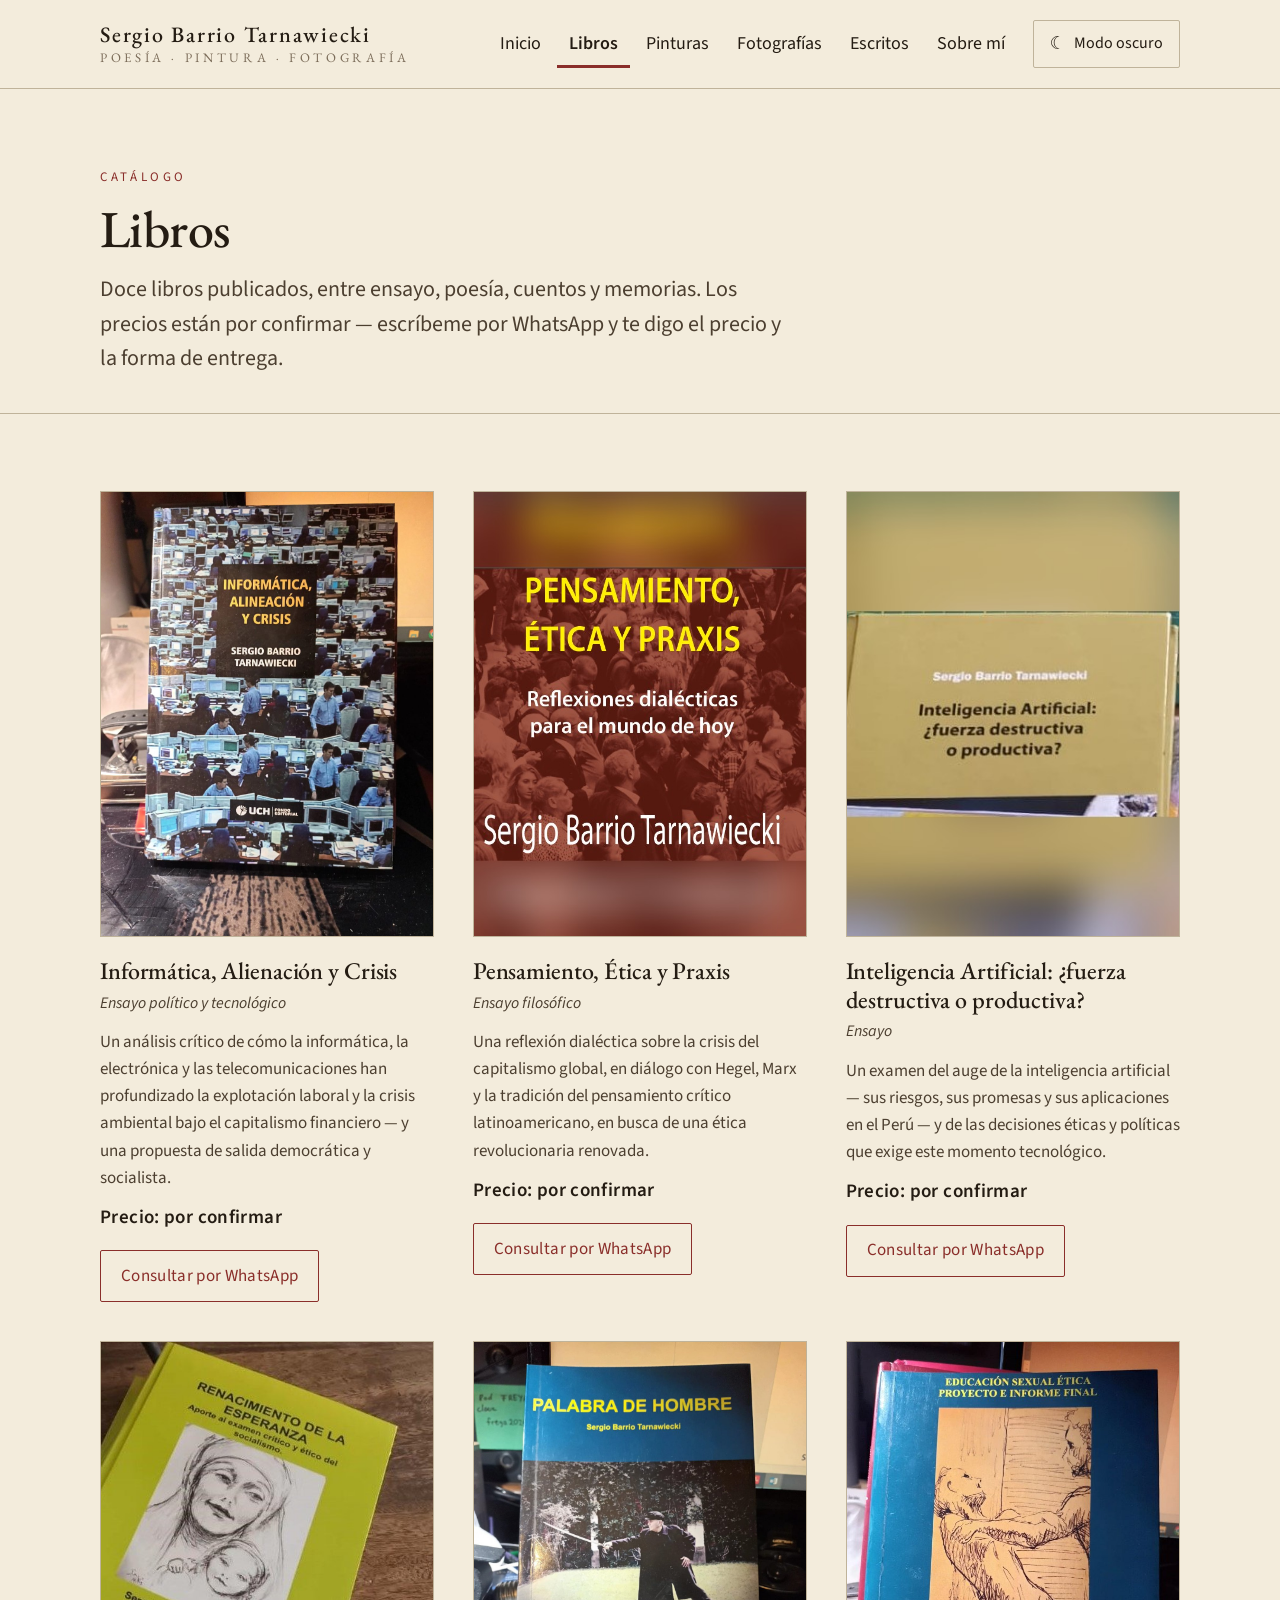
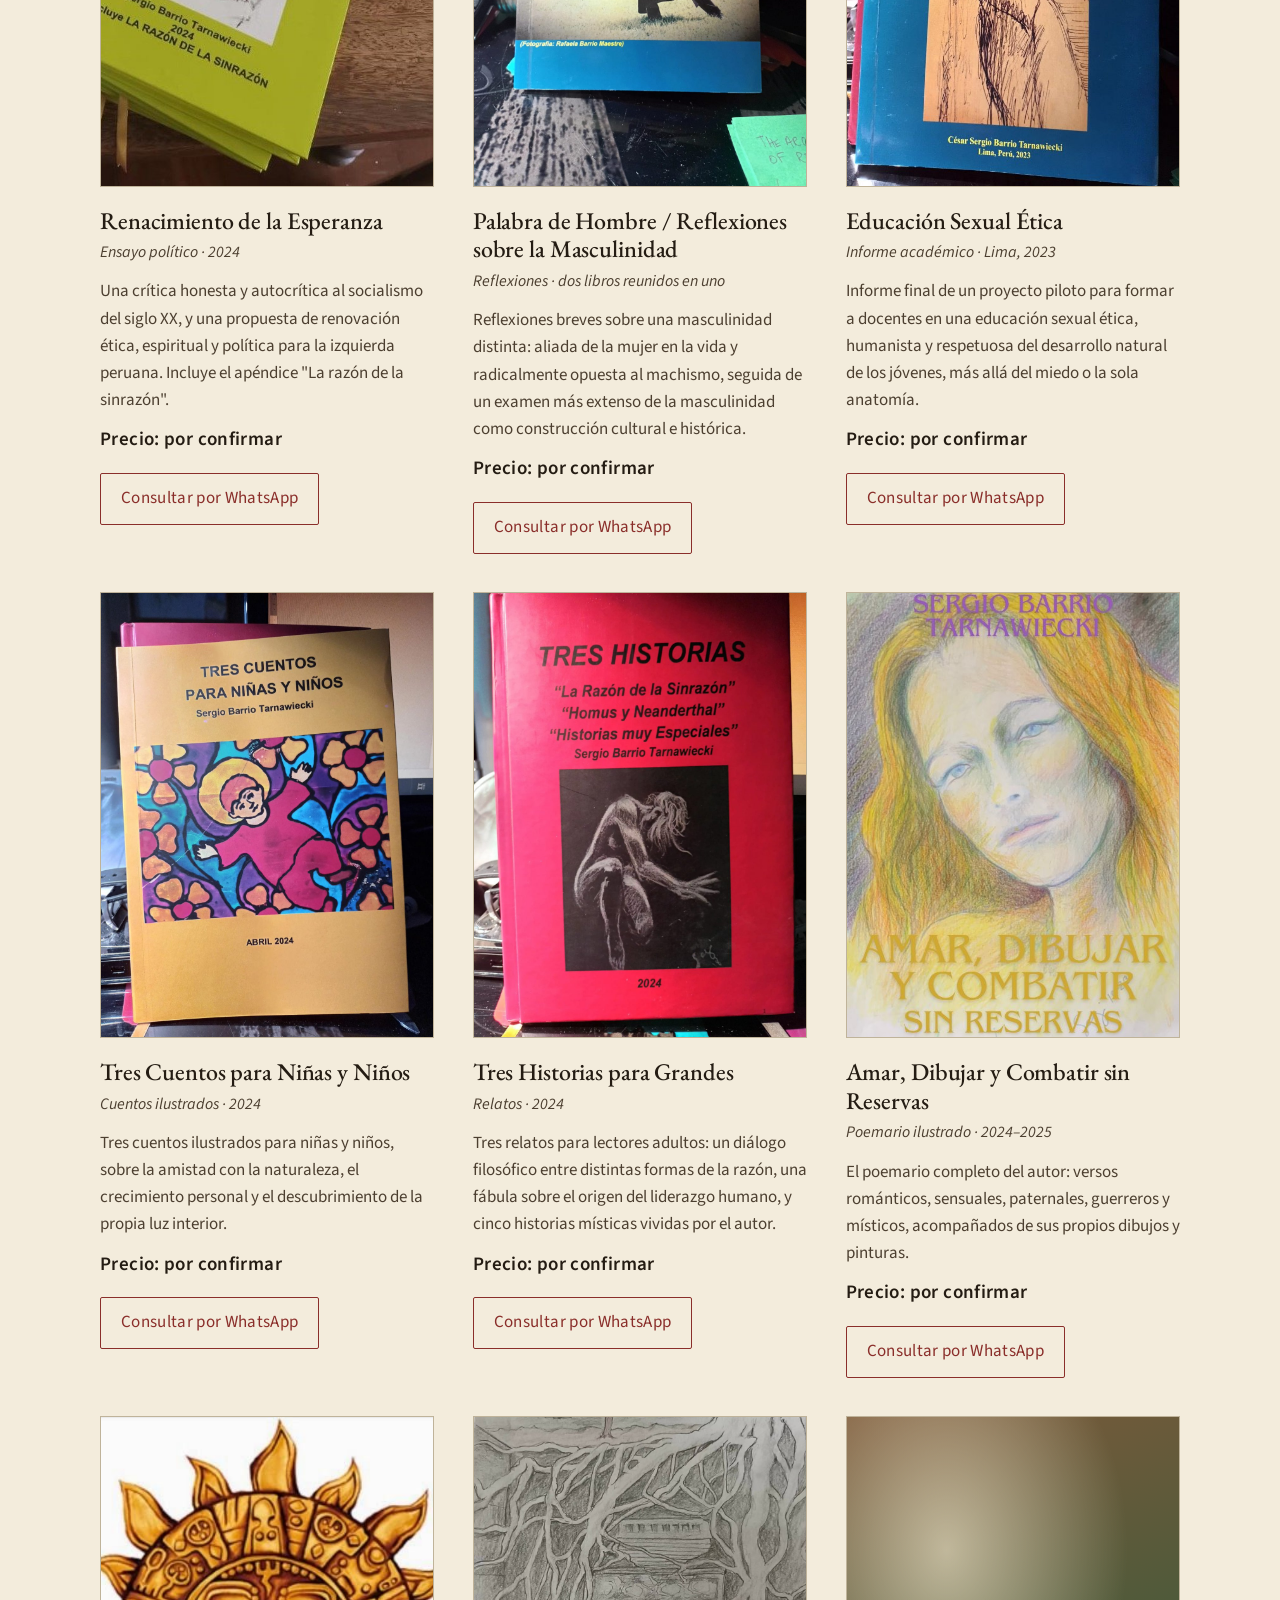
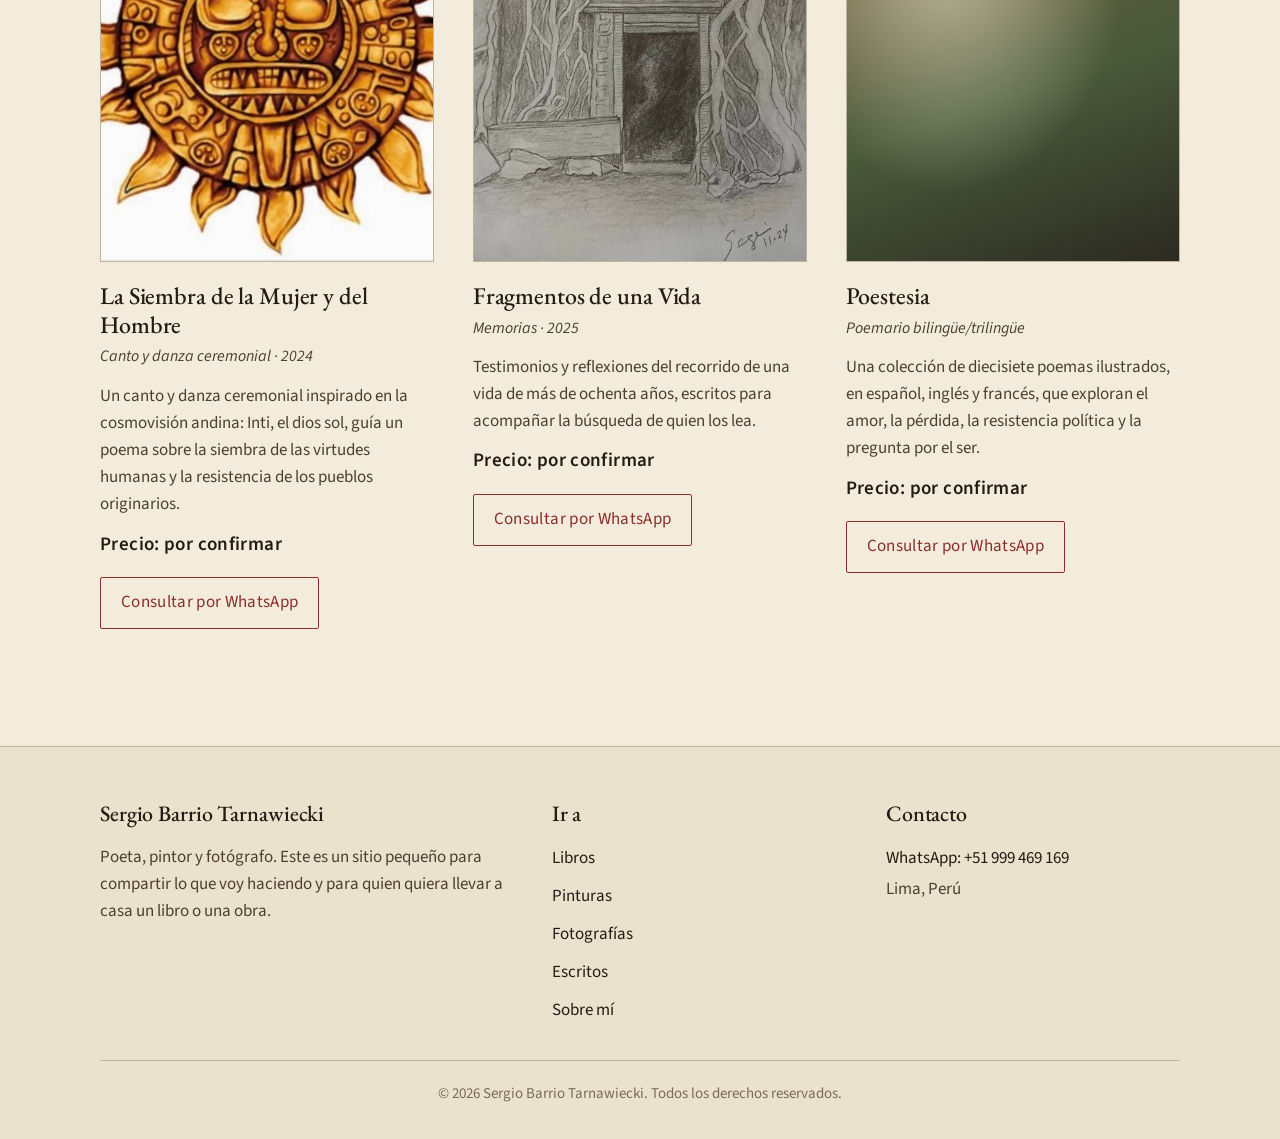
<file: libros.html>
<!doctype html>
<html lang="es">
<head>
  <meta charset="utf-8">
  <meta name="viewport" content="width=device-width, initial-scale=1">
  <title>Libros — Sergio Barrio Tarnawiecki</title>
  <meta name="description" content="Libros publicados por Sergio Barrio Tarnawiecki: ensayo, poesía, cuentos y memorias. Disponibles para compra directa por WhatsApp.">
  <link rel="stylesheet" href="styles.css">
  <script src="script.js" defer></script>
</head>
<body>
  <a class="skip-link" href="#contenido">Saltar al contenido principal</a>

  <header class="site-header">
    <div class="container">
      <a class="brand" href="index.html" aria-label="Sergio Barrio Tarnawiecki, inicio">
        Sergio Barrio Tarnawiecki
        <small>Poesía · Pintura · Fotografía</small>
      </a>
      <div class="site-header__nav-wrap">
        <nav class="main-nav" aria-label="Menú principal">
        <ul>
          <li><a href="index.html">Inicio</a></li>
          <li><a href="libros.html" aria-current="page">Libros</a></li>
          <li><a href="pinturas.html">Pinturas</a></li>
          <li><a href="fotografias.html">Fotografías</a></li>
          <li><a href="escritos.html">Escritos</a></li>
          <li><a href="sobre.html">Sobre mí</a></li>
        </ul>
      </nav>
      <button type="button" class="theme-toggle" data-theme-toggle aria-pressed="false">
        <span class="icon" data-theme-icon aria-hidden="true">☾</span>
        <span data-theme-label>Modo oscuro</span>
      </button>
      </div>
    </div>
  </header>

  <main id="contenido">

    <section class="page-header">
      <div class="container">
        <p class="page-header__kicker">Catálogo</p>
        <h1 class="page-header__title">Libros</h1>
        <p class="page-header__lead">
          Doce libros publicados, entre ensayo, poesía, cuentos y memorias.
          Los precios están por confirmar — escríbeme por WhatsApp y te digo
          el precio y la forma de entrega.
        </p>
      </div>
    </section>

    <section class="section">
      <div class="container">

        <div class="grid grid--3">

          <!-- ============================================================
               PARA AGREGAR UN LIBRO NUEVO, COPIA UN BLOQUE COMPLETO
               (desde <article class="card"> hasta </article>) Y CAMBIA:
                 · La imagen de portada (src y alt)
                 · El título (card__title)
                 · El tipo de libro y el año, si se sabe (card__meta)
                 · La descripción (card__desc)
                 · El precio (card__price) — cuando Sergio lo confirme,
                   reemplaza "Precio: por confirmar" por el monto, por
                   ejemplo "S/ 45.00", y cambia el texto del botón de
                   "Consultar por WhatsApp" a "Comprar por WhatsApp" si
                   quieres.
                 · El texto codificado dentro del enlace de WhatsApp
                   (reemplaza sólo la parte del nombre del libro; los %20
                    representan espacios y los %22 comillas dobles).
               ============================================================ -->

          <!-- LIBRO 1 -->
          <article class="card">
            <div class="card__thumb">
              <img src="assets/libros/informatica-alienacion-crisis.jpg" alt="Portada de Informática, Alienación y Crisis">
            </div>
            <h2 class="card__title">Informática, Alienación y Crisis</h2>
            <p class="card__meta">Ensayo político y tecnológico</p>
            <p class="card__desc">
              Un análisis crítico de cómo la informática, la electrónica y las
              telecomunicaciones han profundizado la explotación laboral y la
              crisis ambiental bajo el capitalismo financiero — y una
              propuesta de salida democrática y socialista.
            </p>
            <p class="card__price">Precio: por confirmar</p>
            <div class="card__actions">
              <a class="btn btn--buy"
                 href="https://wa.me/51999469169?text=Hola%20Sergio%2C%20me%20interesa%20el%20libro%20%22Inform%C3%A1tica%2C%20Alienaci%C3%B3n%20y%20Crisis%22.%20%C2%BFCu%C3%A1l%20es%20el%20precio%3F"
                 target="_blank" rel="noopener">Consultar por WhatsApp</a>
            </div>
          </article>

          <!-- LIBRO 2 -->
          <article class="card">
            <div class="card__thumb">
              <img src="assets/libros/pensamiento-etica-praxis.jpg" alt="Portada de Pensamiento, Ética y Praxis">
            </div>
            <h2 class="card__title">Pensamiento, Ética y Praxis</h2>
            <p class="card__meta">Ensayo filosófico</p>
            <p class="card__desc">
              Una reflexión dialéctica sobre la crisis del capitalismo global,
              en diálogo con Hegel, Marx y la tradición del pensamiento
              crítico latinoamericano, en busca de una ética revolucionaria
              renovada.
            </p>
            <p class="card__price">Precio: por confirmar</p>
            <div class="card__actions">
              <a class="btn btn--buy"
                 href="https://wa.me/51999469169?text=Hola%20Sergio%2C%20me%20interesa%20el%20libro%20%22Pensamiento%2C%20%C3%89tica%20y%20Praxis%22.%20%C2%BFCu%C3%A1l%20es%20el%20precio%3F"
                 target="_blank" rel="noopener">Consultar por WhatsApp</a>
            </div>
          </article>

          <!-- LIBRO 3 -->
          <article class="card">
            <div class="card__thumb">
              <img src="assets/libros/inteligencia-artificial.jpg" alt="Portada de Inteligencia Artificial: ¿fuerza destructiva o productiva?">
            </div>
            <h2 class="card__title">Inteligencia Artificial: ¿fuerza destructiva o productiva?</h2>
            <p class="card__meta">Ensayo</p>
            <p class="card__desc">
              Un examen del auge de la inteligencia artificial — sus riesgos,
              sus promesas y sus aplicaciones en el Perú — y de las
              decisiones éticas y políticas que exige este momento
              tecnológico.
            </p>
            <p class="card__price">Precio: por confirmar</p>
            <div class="card__actions">
              <a class="btn btn--buy"
                 href="https://wa.me/51999469169?text=Hola%20Sergio%2C%20me%20interesa%20el%20libro%20%22Inteligencia%20Artificial%3A%20%C2%BFfuerza%20destructiva%20o%20productiva%3F%22.%20%C2%BFCu%C3%A1l%20es%20el%20precio%3F"
                 target="_blank" rel="noopener">Consultar por WhatsApp</a>
            </div>
          </article>

          <!-- LIBRO 4 -->
          <article class="card">
            <div class="card__thumb">
              <img src="assets/libros/renacimiento-esperanza.jpg" alt="Portada de Renacimiento de la Esperanza">
            </div>
            <h2 class="card__title">Renacimiento de la Esperanza</h2>
            <p class="card__meta">Ensayo político · 2024</p>
            <p class="card__desc">
              Una crítica honesta y autocrítica al socialismo del siglo XX, y
              una propuesta de renovación ética, espiritual y política para
              la izquierda peruana. Incluye el apéndice "La razón de la
              sinrazón".
            </p>
            <p class="card__price">Precio: por confirmar</p>
            <div class="card__actions">
              <a class="btn btn--buy"
                 href="https://wa.me/51999469169?text=Hola%20Sergio%2C%20me%20interesa%20el%20libro%20%22Renacimiento%20de%20la%20Esperanza%22.%20%C2%BFCu%C3%A1l%20es%20el%20precio%3F"
                 target="_blank" rel="noopener">Consultar por WhatsApp</a>
            </div>
          </article>

          <!-- LIBRO 5 -->
          <article class="card">
            <div class="card__thumb">
              <img src="assets/libros/palabra-de-hombre.jpg" alt="Portada de Palabra de Hombre">
            </div>
            <h2 class="card__title">Palabra de Hombre / Reflexiones sobre la Masculinidad</h2>
            <p class="card__meta">Reflexiones · dos libros reunidos en uno</p>
            <p class="card__desc">
              Reflexiones breves sobre una masculinidad distinta: aliada de
              la mujer en la vida y radicalmente opuesta al machismo, seguida
              de un examen más extenso de la masculinidad como construcción
              cultural e histórica.
            </p>
            <p class="card__price">Precio: por confirmar</p>
            <div class="card__actions">
              <a class="btn btn--buy"
                 href="https://wa.me/51999469169?text=Hola%20Sergio%2C%20me%20interesa%20el%20libro%20%22Palabra%20de%20Hombre%20/%20Reflexiones%20sobre%20la%20Masculinidad%22.%20%C2%BFCu%C3%A1l%20es%20el%20precio%3F"
                 target="_blank" rel="noopener">Consultar por WhatsApp</a>
            </div>
          </article>

          <!-- LIBRO 6 -->
          <article class="card">
            <div class="card__thumb">
              <img src="assets/libros/educacion-sexual-etica.jpg" alt="Portada de Educación Sexual Ética">
            </div>
            <h2 class="card__title">Educación Sexual Ética</h2>
            <p class="card__meta">Informe académico · Lima, 2023</p>
            <p class="card__desc">
              Informe final de un proyecto piloto para formar a docentes en
              una educación sexual ética, humanista y respetuosa del
              desarrollo natural de los jóvenes, más allá del miedo o la sola
              anatomía.
            </p>
            <p class="card__price">Precio: por confirmar</p>
            <div class="card__actions">
              <a class="btn btn--buy"
                 href="https://wa.me/51999469169?text=Hola%20Sergio%2C%20me%20interesa%20el%20libro%20%22Educaci%C3%B3n%20Sexual%20%C3%89tica%22.%20%C2%BFCu%C3%A1l%20es%20el%20precio%3F"
                 target="_blank" rel="noopener">Consultar por WhatsApp</a>
            </div>
          </article>

          <!-- LIBRO 7 -->
          <article class="card">
            <div class="card__thumb">
              <img src="assets/libros/tres-cuentos-ninas-ninos.jpg" alt="Portada de Tres Cuentos para Niñas y Niños">
            </div>
            <h2 class="card__title">Tres Cuentos para Niñas y Niños</h2>
            <p class="card__meta">Cuentos ilustrados · 2024</p>
            <p class="card__desc">
              Tres cuentos ilustrados para niñas y niños, sobre la amistad
              con la naturaleza, el crecimiento personal y el descubrimiento
              de la propia luz interior.
            </p>
            <p class="card__price">Precio: por confirmar</p>
            <div class="card__actions">
              <a class="btn btn--buy"
                 href="https://wa.me/51999469169?text=Hola%20Sergio%2C%20me%20interesa%20el%20libro%20%22Tres%20Cuentos%20para%20Ni%C3%B1as%20y%20Ni%C3%B1os%22.%20%C2%BFCu%C3%A1l%20es%20el%20precio%3F"
                 target="_blank" rel="noopener">Consultar por WhatsApp</a>
            </div>
          </article>

          <!-- LIBRO 8 -->
          <article class="card">
            <div class="card__thumb">
              <img src="assets/libros/tres-historias-para-grandes.jpg" alt="Portada de Tres Historias para Grandes">
            </div>
            <h2 class="card__title">Tres Historias para Grandes</h2>
            <p class="card__meta">Relatos · 2024</p>
            <p class="card__desc">
              Tres relatos para lectores adultos: un diálogo filosófico entre
              distintas formas de la razón, una fábula sobre el origen del
              liderazgo humano, y cinco historias místicas vividas por el
              autor.
            </p>
            <p class="card__price">Precio: por confirmar</p>
            <div class="card__actions">
              <a class="btn btn--buy"
                 href="https://wa.me/51999469169?text=Hola%20Sergio%2C%20me%20interesa%20el%20libro%20%22Tres%20Historias%20para%20Grandes%22.%20%C2%BFCu%C3%A1l%20es%20el%20precio%3F"
                 target="_blank" rel="noopener">Consultar por WhatsApp</a>
            </div>
          </article>

          <!-- LIBRO 9 -->
          <article class="card">
            <div class="card__thumb">
              <img src="assets/libros/amar-dibujar-combatir.jpg" alt="Portada de Amar, Dibujar y Combatir sin Reservas">
            </div>
            <h2 class="card__title">Amar, Dibujar y Combatir sin Reservas</h2>
            <p class="card__meta">Poemario ilustrado · 2024–2025</p>
            <p class="card__desc">
              El poemario completo del autor: versos románticos, sensuales,
              paternales, guerreros y místicos, acompañados de sus propios
              dibujos y pinturas.
            </p>
            <p class="card__price">Precio: por confirmar</p>
            <div class="card__actions">
              <a class="btn btn--buy"
                 href="https://wa.me/51999469169?text=Hola%20Sergio%2C%20me%20interesa%20el%20libro%20%22Amar%2C%20Dibujar%20y%20Combatir%20sin%20Reservas%22.%20%C2%BFCu%C3%A1l%20es%20el%20precio%3F"
                 target="_blank" rel="noopener">Consultar por WhatsApp</a>
            </div>
          </article>

          <!-- LIBRO 10 -->
          <article class="card">
            <div class="card__thumb">
              <img src="assets/libros/la-siembra-mujer-hombre.jpg" alt="Portada de La Siembra de la Mujer y del Hombre">
            </div>
            <h2 class="card__title">La Siembra de la Mujer y del Hombre</h2>
            <p class="card__meta">Canto y danza ceremonial · 2024</p>
            <p class="card__desc">
              Un canto y danza ceremonial inspirado en la cosmovisión andina:
              Inti, el dios sol, guía un poema sobre la siembra de las
              virtudes humanas y la resistencia de los pueblos originarios.
            </p>
            <p class="card__price">Precio: por confirmar</p>
            <div class="card__actions">
              <a class="btn btn--buy"
                 href="https://wa.me/51999469169?text=Hola%20Sergio%2C%20me%20interesa%20el%20libro%20%22La%20Siembra%20de%20la%20Mujer%20y%20del%20Hombre%22.%20%C2%BFCu%C3%A1l%20es%20el%20precio%3F"
                 target="_blank" rel="noopener">Consultar por WhatsApp</a>
            </div>
          </article>

          <!-- LIBRO 11 -->
          <article class="card">
            <div class="card__thumb">
              <img src="assets/libros/fragmentos-de-una-vida.jpg" alt="Portada de Fragmentos de una Vida">
            </div>
            <h2 class="card__title">Fragmentos de una Vida</h2>
            <p class="card__meta">Memorias · 2025</p>
            <p class="card__desc">
              Testimonios y reflexiones del recorrido de una vida de más de
              ochenta años, escritos para acompañar la búsqueda de quien los
              lea.
            </p>
            <p class="card__price">Precio: por confirmar</p>
            <div class="card__actions">
              <a class="btn btn--buy"
                 href="https://wa.me/51999469169?text=Hola%20Sergio%2C%20me%20interesa%20el%20libro%20%22Fragmentos%20de%20una%20Vida%22.%20%C2%BFCu%C3%A1l%20es%20el%20precio%3F"
                 target="_blank" rel="noopener">Consultar por WhatsApp</a>
            </div>
          </article>

          <!-- LIBRO 12 — sin foto de portada todavía; ver LEEME.md para agregarla -->
          <article class="card">
            <div class="card__thumb painterly" role="img" aria-label="Poestesia (portada pendiente)"></div>
            <h2 class="card__title">Poestesia</h2>
            <p class="card__meta">Poemario bilingüe/trilingüe</p>
            <p class="card__desc">
              Una colección de diecisiete poemas ilustrados, en español,
              inglés y francés, que exploran el amor, la pérdida, la
              resistencia política y la pregunta por el ser.
            </p>
            <p class="card__price">Precio: por confirmar</p>
            <div class="card__actions">
              <a class="btn btn--buy"
                 href="https://wa.me/51999469169?text=Hola%20Sergio%2C%20me%20interesa%20el%20libro%20%22Poestesia%22.%20%C2%BFCu%C3%A1l%20es%20el%20precio%3F"
                 target="_blank" rel="noopener">Consultar por WhatsApp</a>
            </div>
          </article>

          <!-- FIN DEL ÚLTIMO LIBRO. Copia cualquiera de los bloques anteriores para agregar otro. -->

        </div>
      </div>
    </section>

  </main>

  <footer class="site-footer">
    <div class="container">
      <div class="site-footer__grid">
        <div>
          <h3>Sergio Barrio Tarnawiecki</h3>
          <p>Poeta, pintor y fotógrafo. Este es un sitio pequeño para compartir
             lo que voy haciendo y para quien quiera llevar a casa un libro o
             una obra.</p>
        </div>
        <div>
          <h3>Ir a</h3>
          <ul>
            <li><a href="libros.html">Libros</a></li>
            <li><a href="pinturas.html">Pinturas</a></li>
            <li><a href="fotografias.html">Fotografías</a></li>
            <li><a href="escritos.html">Escritos</a></li>
            <li><a href="sobre.html">Sobre mí</a></li>
          </ul>
        </div>
        <div>
          <h3>Contacto</h3>
          <p>
            <a href="https://wa.me/51999469169?text=Hola%20Sergio."
               target="_blank" rel="noopener">WhatsApp: +51 999 469 169</a>
          </p>
          <p>Lima, Perú</p>
        </div>
      </div>
      <div class="site-footer__bottom">
        © <span id="year">2026</span> Sergio Barrio Tarnawiecki. Todos los derechos reservados.
      </div>
    </div>
  </footer>

  <script>
    document.getElementById('year').textContent = new Date().getFullYear();
  </script>
</body>
</html>
</file>
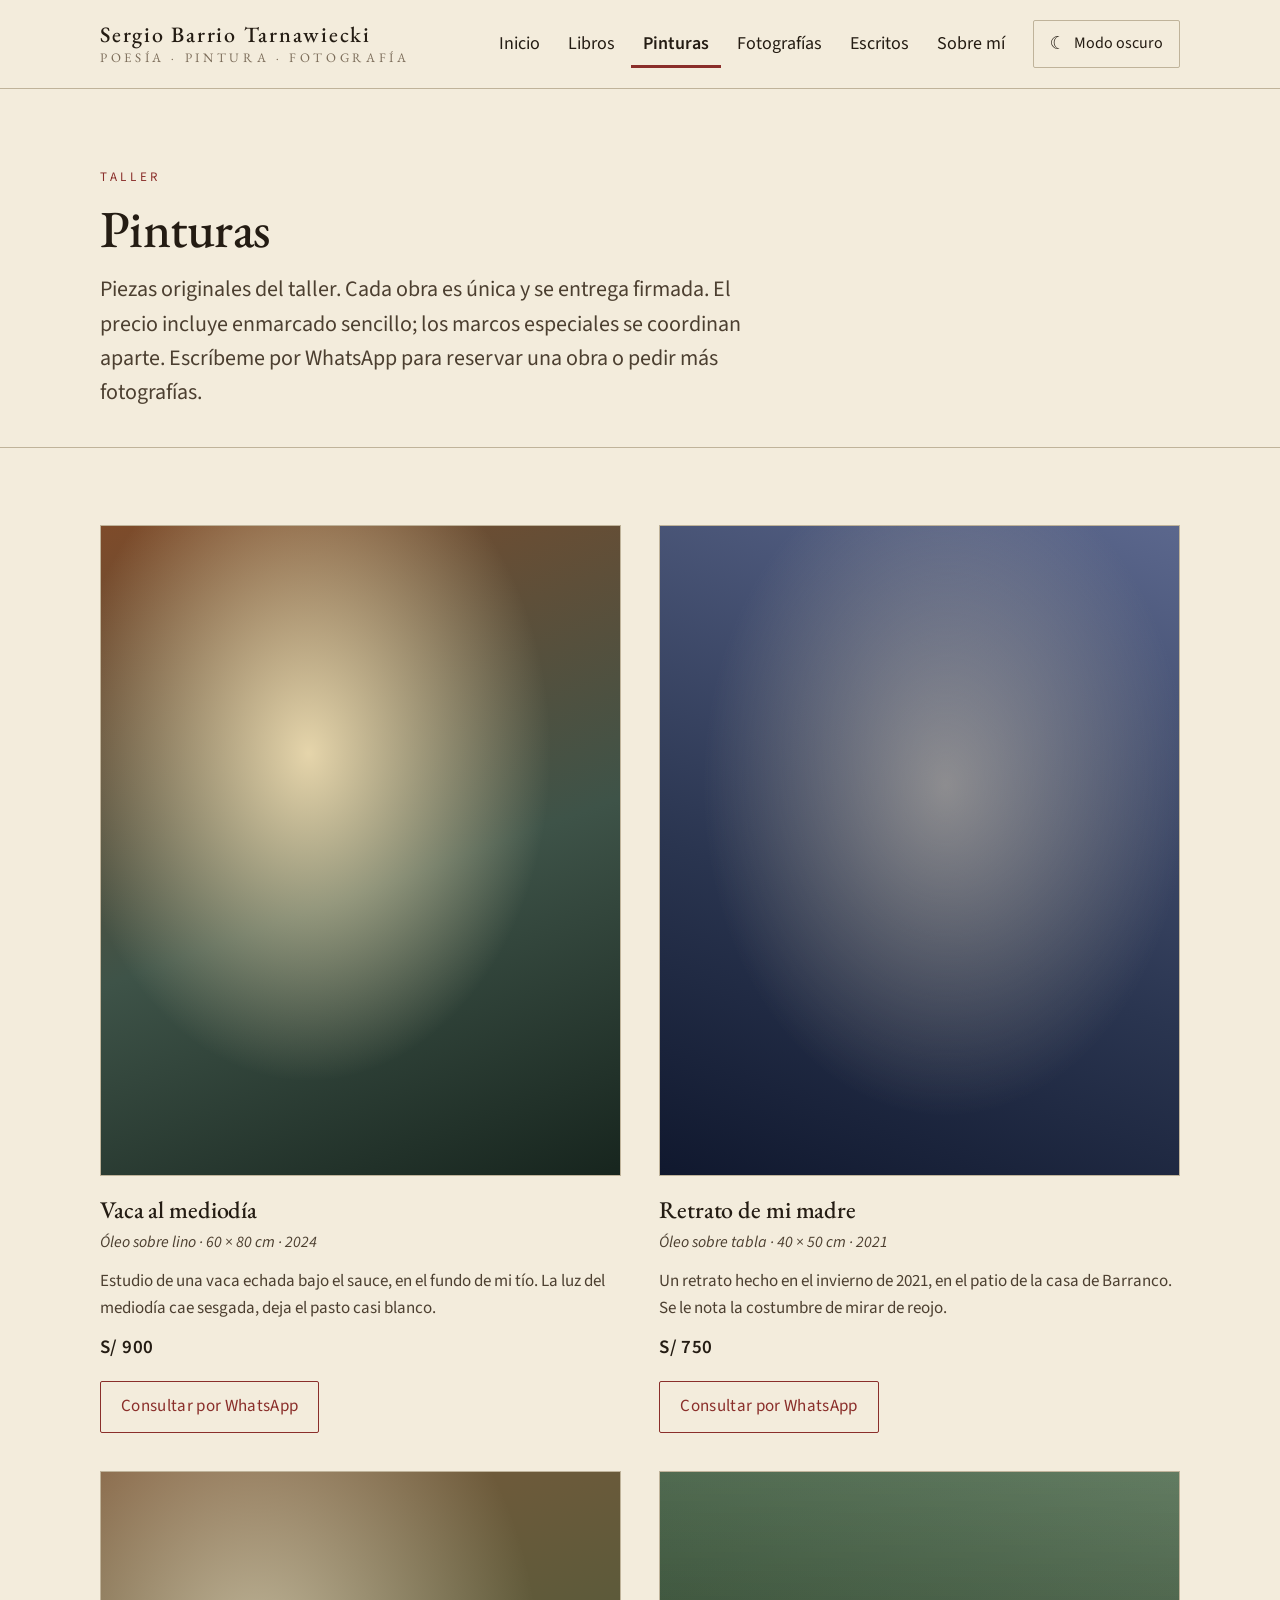
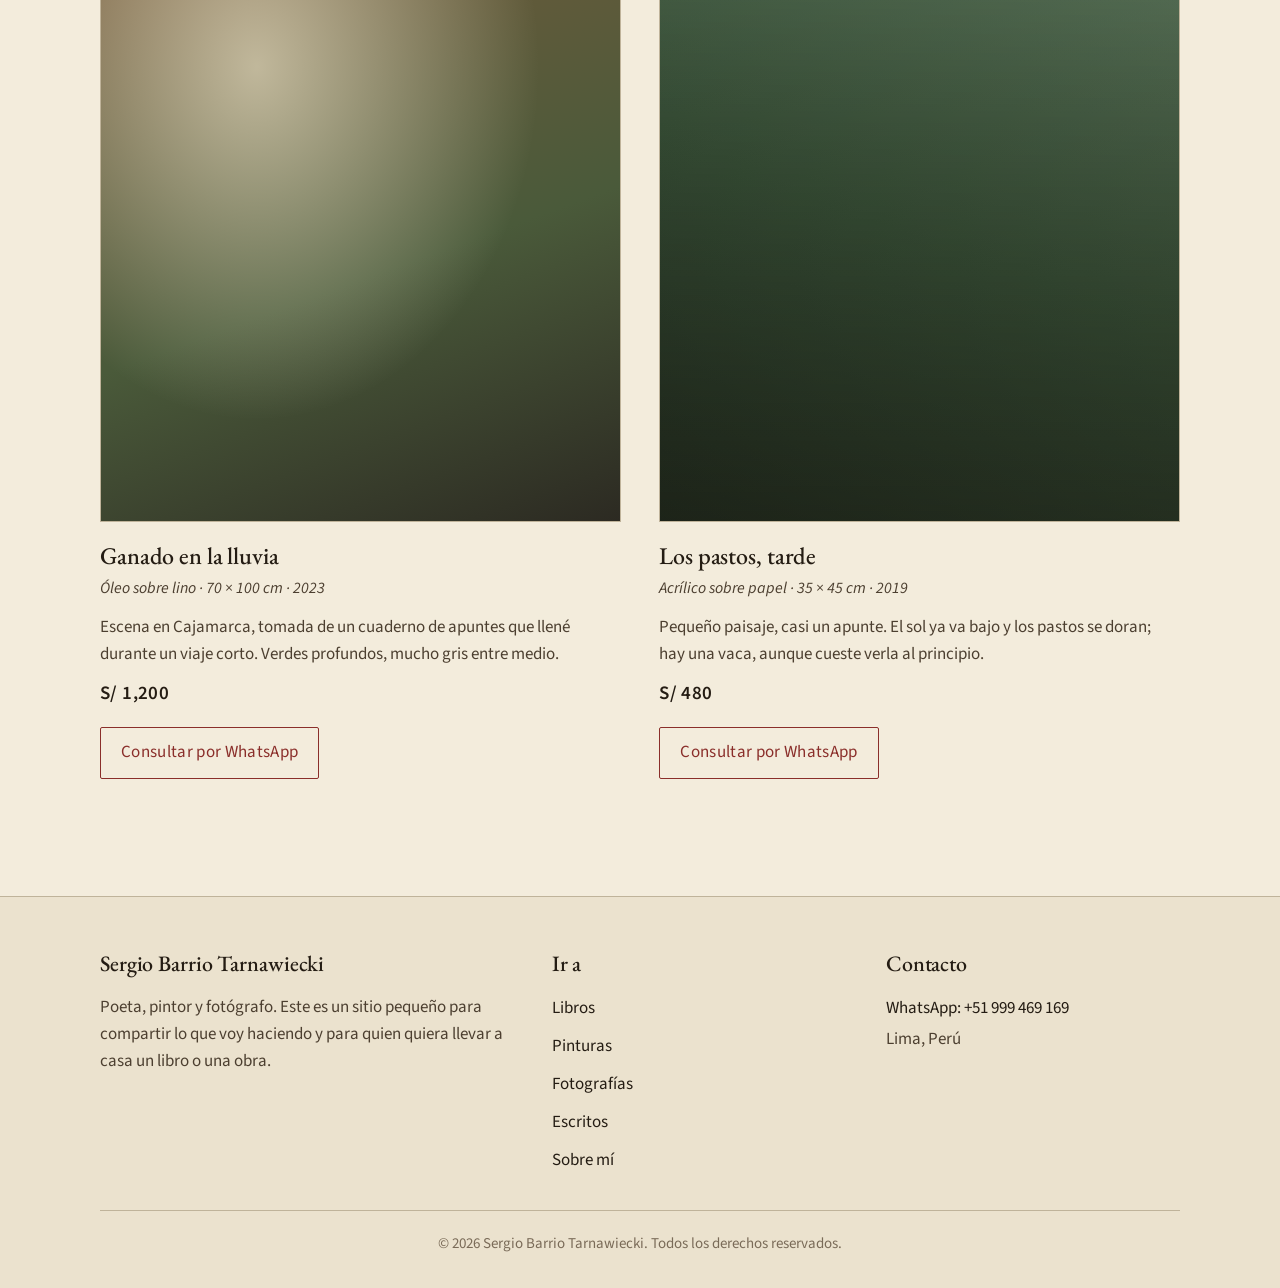
<file: pinturas.html>
<!doctype html>
<html lang="es">
<head>
  <meta charset="utf-8">
  <meta name="viewport" content="width=device-width, initial-scale=1">
  <title>Pinturas — Sergio Barrio Tarnawiecki</title>
  <meta name="description" content="Pinturas originales de Sergio Barrio Tarnawiecki. Óleos y trabajos en técnica mixta, disponibles para venta directa por WhatsApp.">
  <link rel="stylesheet" href="styles.css">
  <script src="script.js" defer></script>
</head>
<body>
  <a class="skip-link" href="#contenido">Saltar al contenido principal</a>

  <header class="site-header">
    <div class="container">
      <a class="brand" href="index.html" aria-label="Sergio Barrio Tarnawiecki, inicio">
        Sergio Barrio Tarnawiecki
        <small>Poesía · Pintura · Fotografía</small>
      </a>
      <div class="site-header__nav-wrap">
        <nav class="main-nav" aria-label="Menú principal">
        <ul>
          <li><a href="index.html">Inicio</a></li>
          <li><a href="libros.html">Libros</a></li>
          <li><a href="pinturas.html" aria-current="page">Pinturas</a></li>
          <li><a href="fotografias.html">Fotografías</a></li>
          <li><a href="escritos.html">Escritos</a></li>
          <li><a href="sobre.html">Sobre mí</a></li>
        </ul>
      </nav>
      <button type="button" class="theme-toggle" data-theme-toggle aria-pressed="false">
        <span class="icon" data-theme-icon aria-hidden="true">☾</span>
        <span data-theme-label>Modo oscuro</span>
      </button>
      </div>
    </div>
  </header>

  <main id="contenido">

    <section class="page-header">
      <div class="container">
        <p class="page-header__kicker">Taller</p>
        <h1 class="page-header__title">Pinturas</h1>
        <p class="page-header__lead">
          Piezas originales del taller. Cada obra es única y se entrega firmada.
          El precio incluye enmarcado sencillo; los marcos especiales se
          coordinan aparte. Escríbeme por WhatsApp para reservar una obra o
          pedir más fotografías.
        </p>
      </div>
    </section>

    <section class="section">
      <div class="container">

        <div class="grid grid--2">

          <!-- ============================================================
               PINTURA 1
               PARA AGREGAR UNA PINTURA NUEVA, COPIA UN BLOQUE COMPLETO
               (desde <article class="card"> hasta </article>) Y CAMBIA:
                 · La clase del thumb (painterly, painterly--dawn, etc.) o
                   reemplaza el <div class="card__thumb ..."> por:
                   <div class="card__thumb"><img src="assets/mi-pintura.jpg"
                        alt="Descripción breve"></div>
                 · El título (card__title)
                 · La técnica y dimensiones (card__meta)
                 · La descripción (card__desc)
                 · El precio (card__price)
                 · El texto del enlace de WhatsApp
               ============================================================ -->
          <article class="card card--wide">
            <div class="card__thumb painterly painterly--dawn"
                 role="img" aria-label="Pintura: Vaca al mediodía"></div>
            <h2 class="card__title">Vaca al mediodía</h2>
            <p class="card__meta">Óleo sobre lino · 60 × 80 cm · 2024</p>
            <p class="card__desc">
              Estudio de una vaca echada bajo el sauce, en el fundo de mi tío.
              La luz del mediodía cae sesgada, deja el pasto casi blanco.
            </p>
            <p class="card__price">S/ 900</p>
            <div class="card__actions">
              <a class="btn btn--buy"
                 href="https://wa.me/51999469169?text=Hola%20Sergio%2C%20me%20interesa%20la%20pintura%20%22Vaca%20al%20mediod%C3%ADa%22."
                 target="_blank" rel="noopener">Consultar por WhatsApp</a>
            </div>
          </article>

          <!-- PINTURA 2 -->
          <article class="card card--wide">
            <div class="card__thumb painterly painterly--blue"
                 role="img" aria-label="Pintura: Retrato de mi madre"></div>
            <h2 class="card__title">Retrato de mi madre</h2>
            <p class="card__meta">Óleo sobre tabla · 40 × 50 cm · 2021</p>
            <p class="card__desc">
              Un retrato hecho en el invierno de 2021, en el patio de la casa
              de Barranco. Se le nota la costumbre de mirar de reojo.
            </p>
            <p class="card__price">S/ 750</p>
            <div class="card__actions">
              <a class="btn btn--buy"
                 href="https://wa.me/51999469169?text=Hola%20Sergio%2C%20me%20interesa%20la%20pintura%20%22Retrato%20de%20mi%20madre%22."
                 target="_blank" rel="noopener">Consultar por WhatsApp</a>
            </div>
          </article>

          <!-- PINTURA 3 -->
          <article class="card card--wide">
            <div class="card__thumb painterly"
                 role="img" aria-label="Pintura: Ganado en la lluvia"></div>
            <h2 class="card__title">Ganado en la lluvia</h2>
            <p class="card__meta">Óleo sobre lino · 70 × 100 cm · 2023</p>
            <p class="card__desc">
              Escena en Cajamarca, tomada de un cuaderno de apuntes que llené
              durante un viaje corto. Verdes profundos, mucho gris entre medio.
            </p>
            <p class="card__price">S/ 1,200</p>
            <div class="card__actions">
              <a class="btn btn--buy"
                 href="https://wa.me/51999469169?text=Hola%20Sergio%2C%20me%20interesa%20la%20pintura%20%22Ganado%20en%20la%20lluvia%22."
                 target="_blank" rel="noopener">Consultar por WhatsApp</a>
            </div>
          </article>

          <!-- PINTURA 4 -->
          <article class="card card--wide">
            <div class="card__thumb painterly painterly--field"
                 role="img" aria-label="Pintura: Los pastos, tarde"></div>
            <h2 class="card__title">Los pastos, tarde</h2>
            <p class="card__meta">Acrílico sobre papel · 35 × 45 cm · 2019</p>
            <p class="card__desc">
              Pequeño paisaje, casi un apunte. El sol ya va bajo y los pastos
              se doran; hay una vaca, aunque cueste verla al principio.
            </p>
            <p class="card__price">S/ 480</p>
            <div class="card__actions">
              <a class="btn btn--buy"
                 href="https://wa.me/51999469169?text=Hola%20Sergio%2C%20me%20interesa%20la%20pintura%20%22Los%20pastos%2C%20tarde%22."
                 target="_blank" rel="noopener">Consultar por WhatsApp</a>
            </div>
          </article>

          <!-- FIN DE LA ÚLTIMA PINTURA. Copia cualquiera de los bloques anteriores para agregar otra. -->

        </div>
      </div>
    </section>

  </main>

  <footer class="site-footer">
    <div class="container">
      <div class="site-footer__grid">
        <div>
          <h3>Sergio Barrio Tarnawiecki</h3>
          <p>Poeta, pintor y fotógrafo. Este es un sitio pequeño para compartir
             lo que voy haciendo y para quien quiera llevar a casa un libro o
             una obra.</p>
        </div>
        <div>
          <h3>Ir a</h3>
          <ul>
            <li><a href="libros.html">Libros</a></li>
            <li><a href="pinturas.html">Pinturas</a></li>
            <li><a href="fotografias.html">Fotografías</a></li>
            <li><a href="escritos.html">Escritos</a></li>
            <li><a href="sobre.html">Sobre mí</a></li>
          </ul>
        </div>
        <div>
          <h3>Contacto</h3>
          <p>
            <a href="https://wa.me/51999469169?text=Hola%20Sergio."
               target="_blank" rel="noopener">WhatsApp: +51 999 469 169</a>
          </p>
          <p>Lima, Perú</p>
        </div>
      </div>
      <div class="site-footer__bottom">
        © <span id="year">2026</span> Sergio Barrio Tarnawiecki. Todos los derechos reservados.
      </div>
    </div>
  </footer>

  <script>
    document.getElementById('year').textContent = new Date().getFullYear();
  </script>
</body>
</html>
</file>
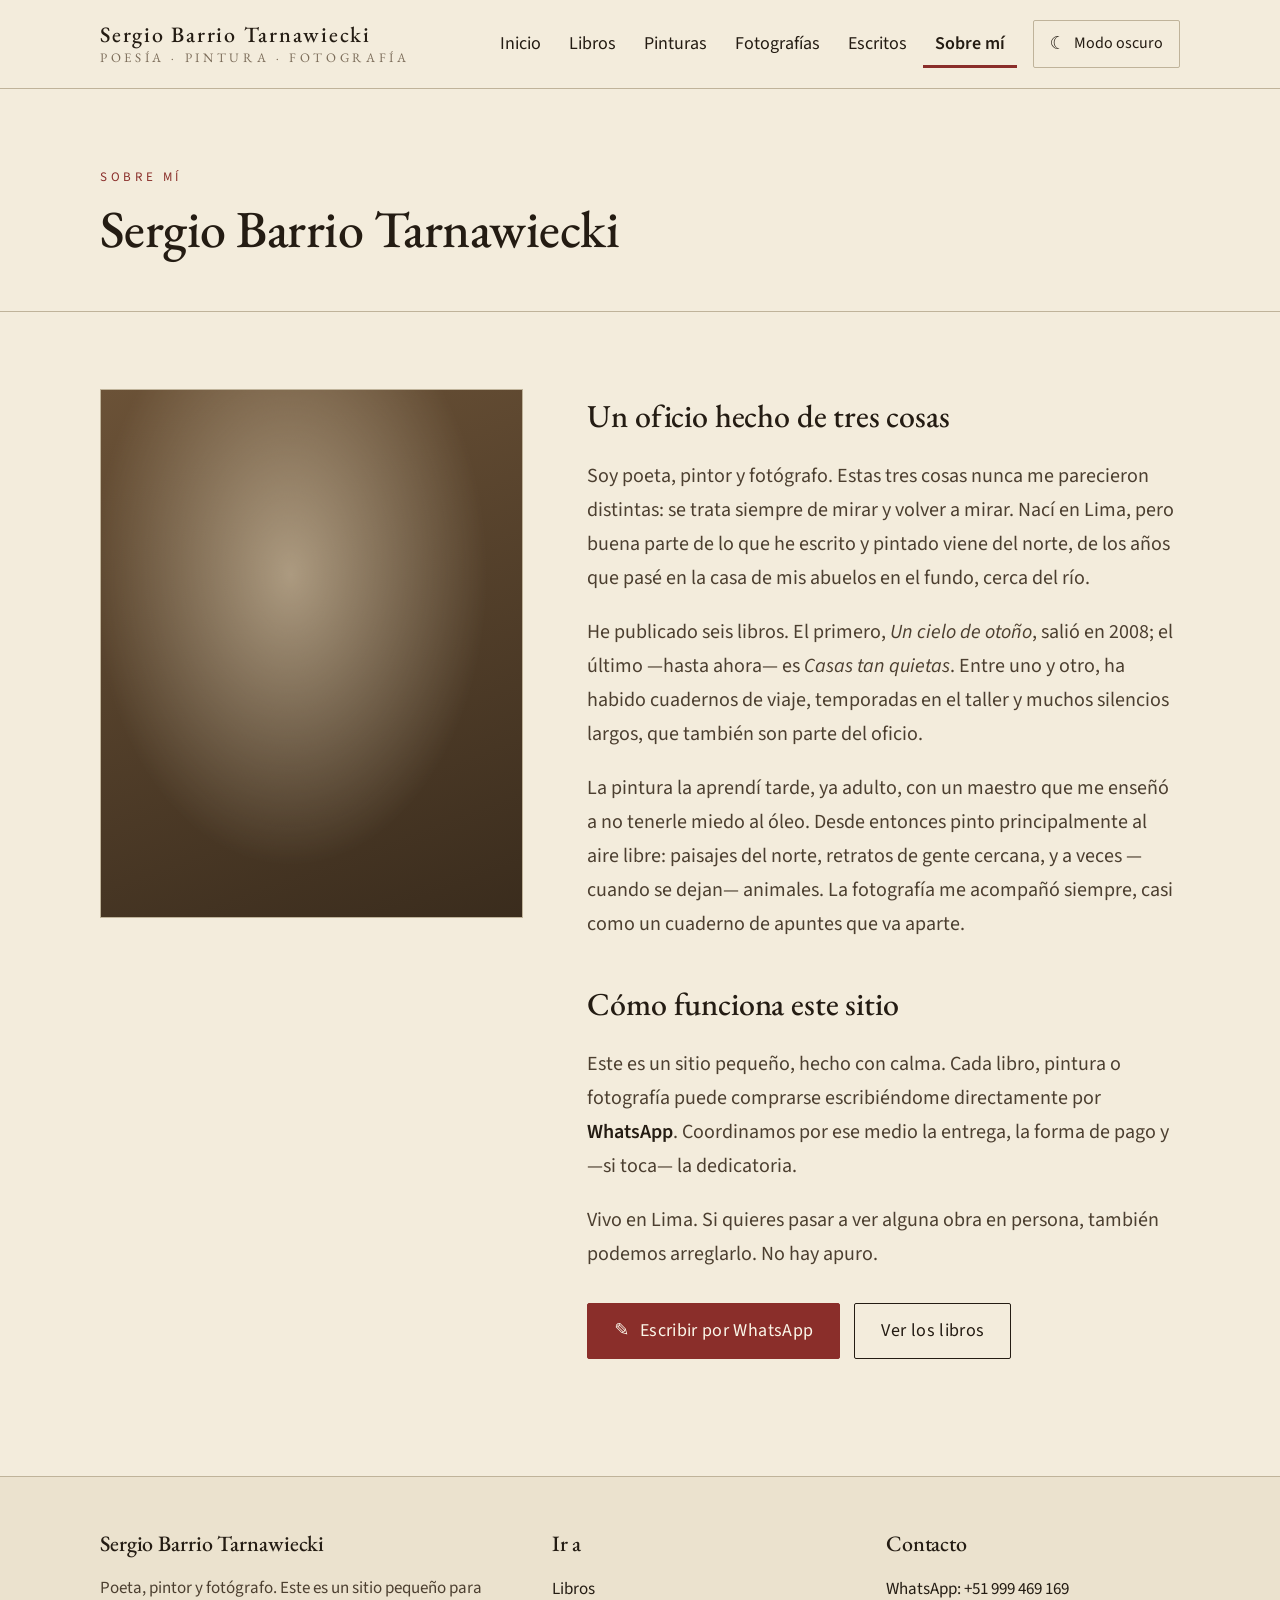
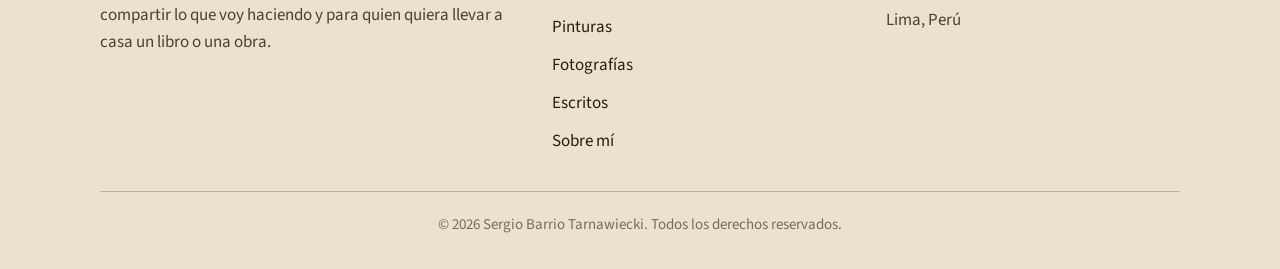
<file: sobre.html>
<!doctype html>
<html lang="es">
<head>
  <meta charset="utf-8">
  <meta name="viewport" content="width=device-width, initial-scale=1">
  <title>Sobre mí — Sergio Barrio Tarnawiecki</title>
  <meta name="description" content="Sergio Barrio Tarnawiecki: breve biografía, oficio y forma de trabajar.">
  <link rel="stylesheet" href="styles.css">
  <script src="script.js" defer></script>
</head>
<body>
  <a class="skip-link" href="#contenido">Saltar al contenido principal</a>

  <header class="site-header">
    <div class="container">
      <a class="brand" href="index.html" aria-label="Sergio Barrio Tarnawiecki, inicio">
        Sergio Barrio Tarnawiecki
        <small>Poesía · Pintura · Fotografía</small>
      </a>
      <div class="site-header__nav-wrap">
        <nav class="main-nav" aria-label="Menú principal">
        <ul>
          <li><a href="index.html">Inicio</a></li>
          <li><a href="libros.html">Libros</a></li>
          <li><a href="pinturas.html">Pinturas</a></li>
          <li><a href="fotografias.html">Fotografías</a></li>
          <li><a href="escritos.html">Escritos</a></li>
          <li><a href="sobre.html" aria-current="page">Sobre mí</a></li>
        </ul>
      </nav>
      <button type="button" class="theme-toggle" data-theme-toggle aria-pressed="false">
        <span class="icon" data-theme-icon aria-hidden="true">☾</span>
        <span data-theme-label>Modo oscuro</span>
      </button>
      </div>
    </div>
  </header>

  <main id="contenido">

    <section class="page-header">
      <div class="container">
        <p class="page-header__kicker">Sobre mí</p>
        <h1 class="page-header__title">Sergio Barrio Tarnawiecki</h1>
      </div>
    </section>

    <section class="section">
      <div class="container">

        <div class="about-grid">

          <!--
            RETRATO
            Cuando tengas una fotografía tuya, reemplaza el <div> por:
            <div class="about-portrait">
              <img src="assets/retrato-sergio.jpg" alt="Retrato de Sergio Barrio Tarnawiecki">
            </div>
          -->
          <div class="about-portrait about-portrait--placeholder"
               role="img" aria-label="Retrato del autor (pendiente)"></div>

          <div class="about-body">
            <h2>Un oficio hecho de tres cosas</h2>
            <p>
              Soy poeta, pintor y fotógrafo. Estas tres cosas nunca me
              parecieron distintas: se trata siempre de mirar y volver a
              mirar. Nací en Lima, pero buena parte de lo que he escrito
              y pintado viene del norte, de los años que pasé en la casa
              de mis abuelos en el fundo, cerca del río.
            </p>
            <p>
              He publicado seis libros. El primero, <em>Un cielo de otoño</em>,
              salió en 2008; el último —hasta ahora— es <em>Casas tan
              quietas</em>. Entre uno y otro, ha habido cuadernos de viaje,
              temporadas en el taller y muchos silencios largos, que también
              son parte del oficio.
            </p>
            <p>
              La pintura la aprendí tarde, ya adulto, con un maestro que me
              enseñó a no tenerle miedo al óleo. Desde entonces pinto
              principalmente al aire libre: paisajes del norte, retratos de
              gente cercana, y a veces —cuando se dejan— animales. La
              fotografía me acompañó siempre, casi como un cuaderno de
              apuntes que va aparte.
            </p>
            <h2 style="margin-top:36px">Cómo funciona este sitio</h2>
            <p>
              Este es un sitio pequeño, hecho con calma. Cada libro, pintura
              o fotografía puede comprarse escribiéndome directamente por
              <strong>WhatsApp</strong>. Coordinamos por ese medio la
              entrega, la forma de pago y —si toca— la dedicatoria.
            </p>
            <p>
              Vivo en Lima. Si quieres pasar a ver alguna obra en persona,
              también podemos arreglarlo. No hay apuro.
            </p>

            <div style="margin-top:32px; display:flex; flex-wrap:wrap; gap:14px;">
              <a class="btn btn--primary"
                 href="https://wa.me/51999469169?text=Hola%20Sergio%2C%20quisiera%20conversar%20sobre%20su%20obra."
                 target="_blank" rel="noopener">
                <span class="btn__icon" aria-hidden="true">✎</span>
                Escribir por WhatsApp
              </a>
              <a class="btn btn--ghost" href="libros.html">Ver los libros</a>
            </div>
          </div>

        </div>
      </div>
    </section>

  </main>

  <footer class="site-footer">
    <div class="container">
      <div class="site-footer__grid">
        <div>
          <h3>Sergio Barrio Tarnawiecki</h3>
          <p>Poeta, pintor y fotógrafo. Este es un sitio pequeño para compartir
             lo que voy haciendo y para quien quiera llevar a casa un libro o
             una obra.</p>
        </div>
        <div>
          <h3>Ir a</h3>
          <ul>
            <li><a href="libros.html">Libros</a></li>
            <li><a href="pinturas.html">Pinturas</a></li>
            <li><a href="fotografias.html">Fotografías</a></li>
            <li><a href="escritos.html">Escritos</a></li>
            <li><a href="sobre.html">Sobre mí</a></li>
          </ul>
        </div>
        <div>
          <h3>Contacto</h3>
          <p>
            <a href="https://wa.me/51999469169?text=Hola%20Sergio."
               target="_blank" rel="noopener">WhatsApp: +51 999 469 169</a>
          </p>
          <p>Lima, Perú</p>
        </div>
      </div>
      <div class="site-footer__bottom">
        © <span id="year">2026</span> Sergio Barrio Tarnawiecki. Todos los derechos reservados.
      </div>
    </div>
  </footer>

  <script>
    document.getElementById('year').textContent = new Date().getFullYear();
  </script>
</body>
</html>
</file>
<file: styles.css>
/* ============================================================
   Sergio Barrio Tarnawiecki — sitio personal
   Estilo: "Papel de Otoño" — cálido, literario, editorial
   ============================================================ */

@import url('https://fonts.googleapis.com/css2?family=EB+Garamond:ital,wght@0,400;0,500;0,600;1,400;1,500&family=Source+Sans+3:wght@400;500;600;700&display=swap');

/* ---------- Reset ---------- */
*, *::before, *::after { box-sizing: border-box; }
html { scroll-behavior: smooth; }
body, h1, h2, h3, h4, p, ul, ol, figure, blockquote { margin: 0; }
ul, ol { padding: 0; list-style: none; }
img { max-width: 100%; height: auto; display: block; }
button { font: inherit; cursor: pointer; }
a { color: inherit; }

/* ---------- Design tokens (claro por defecto) ---------- */
:root {
  --paper:    #F3ECDC;
  --paper-2:  #EBE2CE;
  --paper-3:  #E5DAC0;
  --ink:      #241C13;
  --ink-2:    #4C3F30;
  --ink-3:    #7A6B58;
  --oxblood:  #8A2E2A;
  --oxblood-2:#A83D38;
  --moss:     #4A5A3A;
  --ochre:    #C89B4A;
  --rule:     #BFB39A;
  --rule-2:   #D6CCB4;
  --focus:    #241C13;

  --font-display: "EB Garamond", "Iowan Old Style", "Palatino Linotype", "Book Antiqua", Georgia, serif;
  --font-body:    "Source Sans 3", "Optima", "Candara", "Segoe UI", system-ui, sans-serif;

  --fs-body: 19px;
  --fs-lead: 22px;
  --fs-h4:   24px;
  --fs-h3:   32px;
  --fs-h2:   clamp(36px, 4.4vw, 52px);
  --fs-h1:   clamp(44px, 5.6vw, 68px);

  --touch:   56px;
  --touch-sm: 52px;

  --container: 1160px;
  --gutter: clamp(20px, 4vw, 40px);
}

@media (prefers-color-scheme: dark) {
  :root {
    --paper:    #14100A;
    --paper-2:  #1E1811;
    --paper-3:  #2B2318;
    --ink:      #F0E8D3;
    --ink-2:    #C7BCA2;
    --ink-3:    #8F836C;
    --oxblood:  #D46E60;
    --oxblood-2:#B85042;
    --moss:     #9BB283;
    --ochre:    #E0B25E;
    --rule:     #3A3226;
    --rule-2:   #4A4032;
    --focus:    #F0E8D3;
  }
}

:root[data-theme="light"] {
  --paper: #F3ECDC; --paper-2: #EBE2CE; --paper-3: #E5DAC0;
  --ink: #241C13; --ink-2: #4C3F30; --ink-3: #7A6B58;
  --oxblood: #8A2E2A; --oxblood-2: #A83D38;
  --moss: #4A5A3A; --ochre: #C89B4A;
  --rule: #BFB39A; --rule-2: #D6CCB4;
  --focus: #241C13;
}
:root[data-theme="dark"] {
  --paper: #14100A; --paper-2: #1E1811; --paper-3: #2B2318;
  --ink: #F0E8D3; --ink-2: #C7BCA2; --ink-3: #8F836C;
  --oxblood: #D46E60; --oxblood-2: #B85042;
  --moss: #9BB283; --ochre: #E0B25E;
  --rule: #3A3226; --rule-2: #4A4032;
  --focus: #F0E8D3;
}

/* ---------- Base ---------- */
body {
  background: var(--paper);
  color: var(--ink);
  font-family: var(--font-body);
  font-size: var(--fs-body);
  line-height: 1.7;
  -webkit-font-smoothing: antialiased;
  text-rendering: optimizeLegibility;
  min-height: 100vh;
  display: flex;
  flex-direction: column;
}

main { flex: 1; }

/* Focus visible para navegación con teclado */
a:focus-visible,
button:focus-visible,
[tabindex]:focus-visible {
  outline: 3px solid var(--focus);
  outline-offset: 3px;
  border-radius: 2px;
}

/* Enlace "saltar al contenido" */
.skip-link {
  position: absolute;
  left: -9999px;
  top: 0;
  background: var(--ink);
  color: var(--paper);
  padding: 14px 20px;
  font-size: 18px;
  z-index: 100;
  text-decoration: none;
}
.skip-link:focus { left: 12px; top: 12px; }

/* ---------- Contenedor ---------- */
.container {
  width: 100%;
  max-width: var(--container);
  margin: 0 auto;
  padding: 0 var(--gutter);
}

/* ---------- Cabecera del sitio ---------- */
.site-header {
  border-bottom: 1px solid var(--rule);
  background: var(--paper);
  position: sticky;
  top: 0;
  z-index: 40;
}
.site-header .container {
  display: flex;
  align-items: center;
  justify-content: space-between;
  gap: 16px 24px;
  min-height: 88px;
  flex-wrap: wrap;
  padding-top: 16px;
  padding-bottom: 16px;
}
.site-header__nav-wrap {
  display: flex;
  align-items: center;
  gap: 8px 16px;
  flex-wrap: wrap;
  justify-content: flex-end;
  flex: 1 1 auto;
}
.brand {
  font-family: var(--font-display);
  font-weight: 500;
  font-size: 22px;
  letter-spacing: 0.08em;
  text-decoration: none;
  color: var(--ink);
  line-height: 1.2;
}
.brand .brand__dot { color: var(--oxblood); padding: 0 6px; }
.brand small {
  display: block;
  font-size: 13px;
  letter-spacing: 0.28em;
  text-transform: uppercase;
  color: var(--ink-3);
  font-weight: 400;
  margin-top: 2px;
}

/* Nav principal */
.main-nav ul {
  display: flex;
  flex-wrap: wrap;
  gap: 4px;
}
.main-nav a {
  display: inline-flex;
  align-items: center;
  min-height: 48px;
  padding: 0 12px;
  color: var(--ink);
  text-decoration: none;
  font-size: 18px;
}
.main-nav a[aria-current="page"] {
  box-shadow: inset 0 -3px 0 var(--oxblood);
  font-weight: 600;
}
.main-nav a:hover { color: var(--oxblood); }

/* Toggle de modo (claro/oscuro) */
.theme-toggle {
  display: inline-flex;
  align-items: center;
  gap: 8px;
  min-height: 48px;
  padding: 0 16px;
  background: transparent;
  color: var(--ink);
  border: 1px solid var(--rule);
  border-radius: 2px;
  font-size: 16px;
}
.theme-toggle:hover { border-color: var(--ink); }
.theme-toggle .icon { font-size: 18px; }

/* ---------- Hero (home) ---------- */
.hero {
  padding: clamp(56px, 8vw, 96px) 0 clamp(48px, 6vw, 72px);
  border-bottom: 1px solid var(--rule);
}
.hero__grid {
  display: grid;
  grid-template-columns: 1.15fr 1fr;
  gap: clamp(32px, 5vw, 64px);
  align-items: end;
}
.hero__kicker {
  font-size: 13px;
  letter-spacing: 0.28em;
  text-transform: uppercase;
  color: var(--oxblood);
  margin-bottom: 18px;
}
.hero__title {
  font-family: var(--font-display);
  font-weight: 500;
  font-size: var(--fs-h1);
  line-height: 1.02;
  letter-spacing: -0.015em;
  text-wrap: balance;
  margin-bottom: 22px;
}
.hero__title em {
  font-style: italic;
  color: var(--oxblood);
  font-weight: 500;
}
.hero__lead {
  font-size: var(--fs-lead);
  line-height: 1.55;
  color: var(--ink-2);
  max-width: 46ch;
  margin-bottom: 32px;
}
.hero__cta-row {
  display: flex;
  flex-wrap: wrap;
  gap: 14px;
}

/* Figura del héroe (obra destacada) */
.hero__figure {
  aspect-ratio: 4 / 5;
  border: 1px solid var(--rule);
  position: relative;
  overflow: hidden;
}
.hero__figure img { width: 100%; height: 100%; object-fit: cover; }
.hero__figure::after {
  content: attr(data-caption);
  position: absolute;
  left: 16px;
  bottom: 12px;
  font-size: 12px;
  letter-spacing: 0.22em;
  text-transform: uppercase;
  color: #F3ECDC;
  background: rgba(0,0,0,.5);
  padding: 6px 10px;
}

/* Placeholder pictórico (para cuando no hay foto todavía) */
.painterly {
  background:
    radial-gradient(ellipse at 30% 30%, rgba(255,246,220,.6), transparent 55%),
    linear-gradient(160deg, #7C5A3A 0%, #4A5A3A 60%, #2C2A22 100%);
}
.painterly--blue {
  background:
    radial-gradient(ellipse at 55% 40%, rgba(210,200,180,.55), transparent 60%),
    linear-gradient(200deg, #5B678D 0%, #2A3550 60%, #10182E 100%);
}
.painterly--dawn {
  background:
    radial-gradient(ellipse at 40% 35%, rgba(255,236,190,.85), transparent 55%),
    linear-gradient(160deg, #7E4B2A 0%, #3E5348 55%, #17251E 100%);
}
.painterly--field {
  background:
    linear-gradient(180deg, rgba(30,30,20,.15), rgba(30,30,20,.55)),
    linear-gradient(200deg, #6E8C6F 0%, #3B5A3E 55%, #1B2A1E 100%);
}
.painterly--window {
  background:
    linear-gradient(180deg, rgba(30,42,68,.2), rgba(30,42,68,.55)),
    linear-gradient(160deg, #8CA6B8 0%, #4C6376 60%, #263041 100%);
}
.painterly--patio {
  background:
    linear-gradient(180deg, rgba(60,40,20,.15), rgba(60,40,20,.55)),
    linear-gradient(200deg, #C9B48A 0%, #8B764A 55%, #3F3320 100%);
}
/* ---------- Botones ---------- */
.btn {
  display: inline-flex;
  align-items: center;
  justify-content: center;
  gap: 10px;
  min-height: var(--touch);
  padding: 0 26px;
  font-size: 18px;
  letter-spacing: 0.02em;
  text-decoration: none;
  border-radius: 2px;
  border: 1px solid transparent;
  transition: transform .1s ease;
}
.btn:active { transform: translateY(1px); }
.btn--primary {
  background: var(--oxblood);
  color: #FBF6E9;
  border-color: var(--oxblood);
}
.btn--primary:hover { background: var(--oxblood-2); border-color: var(--oxblood-2); }
.btn--ghost {
  background: transparent;
  color: var(--ink);
  border-color: var(--ink);
}
.btn--ghost:hover { background: var(--ink); color: var(--paper); }
.btn--buy {
  min-height: var(--touch-sm);
  padding: 0 20px;
  font-size: 17px;
  background: transparent;
  color: var(--oxblood);
  border-color: var(--oxblood);
}
.btn--buy:hover { background: var(--oxblood); color: #FBF6E9; }
.btn__icon { font-size: 18px; }

/* ---------- Cabecera de página interna ---------- */
.page-header {
  padding: clamp(48px, 6vw, 80px) 0 clamp(28px, 3vw, 40px);
  border-bottom: 1px solid var(--rule);
}
.page-header__kicker {
  font-size: 13px;
  letter-spacing: 0.28em;
  text-transform: uppercase;
  color: var(--oxblood);
  margin-bottom: 14px;
}
.page-header__title {
  font-family: var(--font-display);
  font-weight: 500;
  font-size: var(--fs-h2);
  line-height: 1.05;
  letter-spacing: -0.01em;
  text-wrap: balance;
  margin-bottom: 16px;
}
.page-header__lead {
  font-size: var(--fs-lead);
  line-height: 1.55;
  color: var(--ink-2);
  max-width: 62ch;
}

/* ---------- Secciones ---------- */
.section {
  padding: clamp(48px, 6vw, 80px) 0;
}
.section--alt {
  background: var(--paper-2);
  border-top: 1px solid var(--rule);
  border-bottom: 1px solid var(--rule);
}
.section__head {
  display: flex;
  align-items: baseline;
  justify-content: space-between;
  border-bottom: 1px solid var(--rule);
  padding-bottom: 14px;
  margin-bottom: 36px;
  gap: 20px;
  flex-wrap: wrap;
}
.section__head h2 {
  font-family: var(--font-display);
  font-weight: 500;
  font-size: var(--fs-h3);
  letter-spacing: -0.005em;
  line-height: 1.15;
}
.section__more {
  font-size: 16px;
  letter-spacing: 0.14em;
  text-transform: uppercase;
  color: var(--oxblood);
  text-decoration: none;
  border-bottom: 1px solid var(--oxblood);
  padding-bottom: 3px;
  min-height: 44px;
  display: inline-flex;
  align-items: center;
}
.section__more:hover { color: var(--oxblood-2); border-color: var(--oxblood-2); }

/* ---------- Grid de tarjetas ---------- */
.grid {
  display: grid;
  gap: clamp(28px, 3vw, 40px);
}
.grid--3 { grid-template-columns: repeat(3, 1fr); }
.grid--2 { grid-template-columns: repeat(2, 1fr); }
@media (max-width: 900px) {
  .grid--3 { grid-template-columns: repeat(2, 1fr); }
  .grid--2 { grid-template-columns: 1fr; }
}
@media (max-width: 620px) {
  .grid--3 { grid-template-columns: 1fr; }
}

/* ---------- Tarjeta ---------- */
.card {
  display: flex;
  flex-direction: column;
}
.card__thumb {
  aspect-ratio: 3 / 4;
  border: 1px solid var(--rule);
  overflow: hidden;
  position: relative;
}
/* Fondo de reserva sólo cuando no hay una clase de placeholder aplicada.
   :where() tiene especificidad 0, así que .painterly y .book-cover--* siempre ganan. */
:where(.card__thumb):not(.painterly):not(.book-cover) { background: var(--paper-3); }
.card--wide .card__thumb { aspect-ratio: 4 / 5; }
.card__thumb img {
  width: 100%; height: 100%; object-fit: cover;
}
.card__title {
  font-family: var(--font-display);
  font-weight: 500;
  font-size: var(--fs-h4);
  margin-top: 20px;
  letter-spacing: -0.005em;
  line-height: 1.2;
}
.card__meta {
  font-size: 16px;
  color: var(--ink-2);
  font-style: italic;
  margin-top: 4px;
}
.card__desc {
  font-size: 17px;
  color: var(--ink-2);
  line-height: 1.6;
  margin-top: 12px;
}
.card__price {
  font-size: 19px;
  margin-top: 10px;
  letter-spacing: 0.02em;
  color: var(--ink);
  font-weight: 600;
}
.card__actions {
  margin-top: 16px;
  display: flex;
  gap: 10px;
  flex-wrap: wrap;
}

/* ---------- Escritos (blog) ---------- */
.writings-toc {
  background: var(--paper-2);
  border: 1px solid var(--rule);
  padding: 24px 28px;
  margin-bottom: 48px;
}
.writings-toc h2 {
  font-family: var(--font-display);
  font-size: 22px;
  font-weight: 500;
  margin-bottom: 12px;
}
.writings-toc ol {
  counter-reset: toc;
  display: grid;
  gap: 8px;
}
.writings-toc li {
  counter-increment: toc;
  display: flex;
  gap: 14px;
  align-items: baseline;
}
.writings-toc li::before {
  content: counter(toc, decimal-leading-zero);
  font-family: var(--font-display);
  font-size: 15px;
  color: var(--ink-3);
  font-variant-numeric: tabular-nums;
}
.writings-toc a {
  color: var(--ink);
  text-decoration: none;
  font-size: 18px;
  border-bottom: 1px solid transparent;
  padding-bottom: 2px;
}
.writings-toc a:hover {
  color: var(--oxblood);
  border-bottom-color: var(--oxblood);
}
.writings-toc time {
  font-size: 15px;
  color: var(--ink-3);
  font-style: italic;
  margin-left: auto;
  white-space: nowrap;
}

.writing {
  max-width: 68ch;
  margin: 0 auto;
  padding: 40px 0;
  border-bottom: 1px solid var(--rule);
}
.writing:last-of-type { border-bottom: none; }
.writing__header { margin-bottom: 32px; }
.writing__kicker {
  font-size: 13px;
  letter-spacing: 0.28em;
  text-transform: uppercase;
  color: var(--moss);
  margin-bottom: 10px;
}
.writing__title {
  font-family: var(--font-display);
  font-weight: 500;
  font-size: clamp(30px, 3.4vw, 40px);
  line-height: 1.1;
  letter-spacing: -0.01em;
  text-wrap: balance;
  margin-bottom: 8px;
}
.writing__date {
  font-family: var(--font-display);
  font-style: italic;
  font-size: 18px;
  color: var(--ink-3);
}
.writing__body p {
  font-size: 20px;
  line-height: 1.7;
  margin-bottom: 22px;
  color: var(--ink);
}
.writing__body p:first-of-type::first-letter {
  font-family: var(--font-display);
  float: left;
  font-size: 4.8em;
  line-height: 0.85;
  padding: 8px 12px 0 0;
  color: var(--oxblood);
  font-weight: 500;
}
.writing__body figure {
  margin: 32px 0;
}
.writing__body figure img,
.writing__body figure .painterly {
  aspect-ratio: 3 / 2;
  width: 100%;
}
.writing__body figcaption {
  font-family: var(--font-display);
  font-style: italic;
  font-size: 16px;
  color: var(--ink-3);
  text-align: center;
  margin-top: 10px;
}
.writing__body blockquote {
  font-family: var(--font-display);
  font-style: italic;
  font-size: 24px;
  line-height: 1.55;
  border-left: 3px solid var(--oxblood);
  padding-left: 24px;
  margin: 28px 0;
  color: var(--ink);
}
.writing__body h3 {
  font-family: var(--font-display);
  font-weight: 500;
  font-size: 26px;
  margin-top: 36px;
  margin-bottom: 12px;
  letter-spacing: -0.005em;
}

/* ---------- Sobre el autor ---------- */
.about-grid {
  display: grid;
  grid-template-columns: 1fr 1.4fr;
  gap: clamp(32px, 5vw, 64px);
  align-items: start;
}
.about-portrait {
  aspect-ratio: 4 / 5;
  border: 1px solid var(--rule);
  overflow: hidden;
  position: relative;
}
.about-portrait img { width: 100%; height: 100%; object-fit: cover; }
.about-portrait--placeholder {
  background:
    radial-gradient(ellipse at 45% 35%, rgba(255,240,210,.5), transparent 60%),
    linear-gradient(160deg, #6B5237 0%, #3A2C1D 100%);
}
.about-body h2 {
  font-family: var(--font-display);
  font-weight: 500;
  font-size: var(--fs-h3);
  letter-spacing: -0.005em;
  margin-bottom: 16px;
}
.about-body p {
  font-size: 20px;
  line-height: 1.7;
  color: var(--ink-2);
  margin-bottom: 20px;
  max-width: 62ch;
}
.about-body p strong { color: var(--ink); font-weight: 600; }

/* ---------- Cita destacada de "Escrito reciente" en home ---------- */
.featured-writing {
  display: grid;
  grid-template-columns: 1fr 1.4fr;
  gap: clamp(32px, 5vw, 64px);
  align-items: start;
}
.featured-writing__label {
  font-size: 13px;
  letter-spacing: 0.28em;
  text-transform: uppercase;
  color: var(--moss);
  margin-bottom: 10px;
}
.featured-writing h2 {
  font-family: var(--font-display);
  font-weight: 500;
  font-size: 34px;
  line-height: 1.15;
  letter-spacing: -0.01em;
  margin-bottom: 12px;
  text-wrap: balance;
}
.featured-writing time {
  font-family: var(--font-display);
  font-style: italic;
  font-size: 17px;
  color: var(--ink-3);
}
.featured-writing blockquote {
  font-family: var(--font-display);
  font-size: 24px;
  line-height: 1.55;
  color: var(--ink);
  margin-bottom: 22px;
}
.featured-writing blockquote::before {
  content: "";
  display: block;
  width: 44px;
  height: 2px;
  background: var(--oxblood);
  margin-bottom: 20px;
}
.featured-writing .read-more {
  display: inline-flex;
  align-items: center;
  min-height: 44px;
  color: var(--oxblood);
  font-size: 17px;
  letter-spacing: 0.06em;
  text-transform: uppercase;
  text-decoration: none;
  border-bottom: 1px solid var(--oxblood);
  padding-bottom: 3px;
}
.featured-writing .read-more:hover { color: var(--oxblood-2); border-color: var(--oxblood-2); }

/* ---------- Footer ---------- */
.site-footer {
  background: var(--paper-2);
  border-top: 1px solid var(--rule);
  padding: 48px 0 32px;
  margin-top: 40px;
}
.site-footer__grid {
  display: grid;
  grid-template-columns: 1.4fr 1fr 1fr;
  gap: 40px;
  margin-bottom: 32px;
}
.site-footer h3 {
  font-family: var(--font-display);
  font-weight: 500;
  font-size: 22px;
  margin-bottom: 12px;
  letter-spacing: -0.005em;
}
.site-footer p, .site-footer li {
  font-size: 17px;
  color: var(--ink-2);
  line-height: 1.6;
}
.site-footer ul { display: grid; gap: 6px; }
.site-footer a {
  color: var(--ink);
  text-decoration: none;
  border-bottom: 1px solid transparent;
  padding-bottom: 2px;
  min-height: 32px;
  display: inline-flex;
  align-items: center;
}
.site-footer a:hover { color: var(--oxblood); border-bottom-color: var(--oxblood); }
.site-footer__bottom {
  border-top: 1px solid var(--rule);
  padding-top: 20px;
  font-size: 15px;
  color: var(--ink-3);
  text-align: center;
}

/* ---------- Responsive ---------- */
@media (max-width: 900px) {
  .hero__grid,
  .about-grid,
  .featured-writing,
  .site-footer__grid { grid-template-columns: 1fr; }
  .site-header .container { min-height: 72px; }
  .brand { font-size: 20px; }
  .main-nav a { padding: 0 12px; font-size: 17px; }
  .writings-toc li { flex-wrap: wrap; }
  .writings-toc time { margin-left: 0; width: 100%; }
}

/* ---------- Reducir movimiento ---------- */
@media (prefers-reduced-motion: reduce) {
  html { scroll-behavior: auto; }
  * { transition: none !important; animation: none !important; }
}

/* ---------- Impresión (para los escritos) ---------- */
@media print {
  .site-header, .site-footer, .writings-toc, .btn { display: none !important; }
  body { background: white; color: black; }
  .writing { max-width: none; padding: 0; margin-bottom: 40px; }
  .writing__title { font-size: 32px; }
  .writing__body p { font-size: 14pt; }
}
</file>
